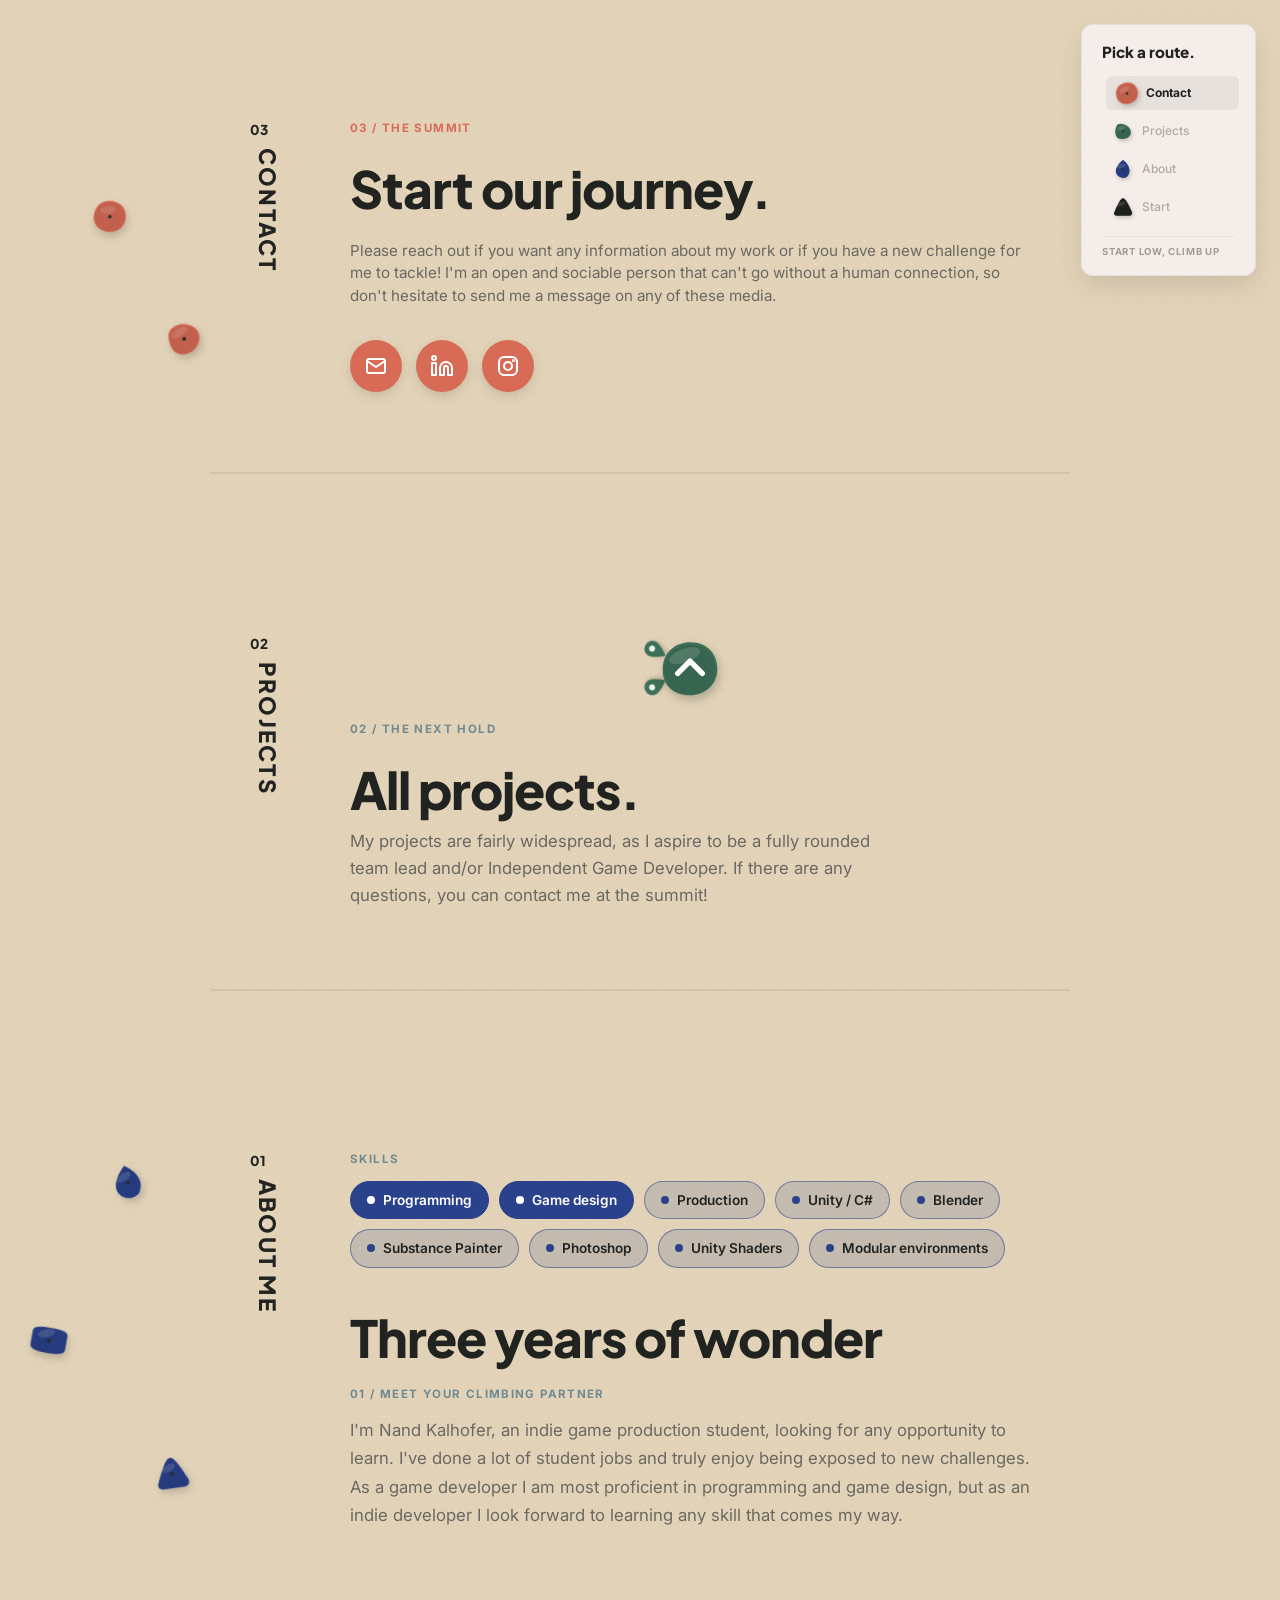
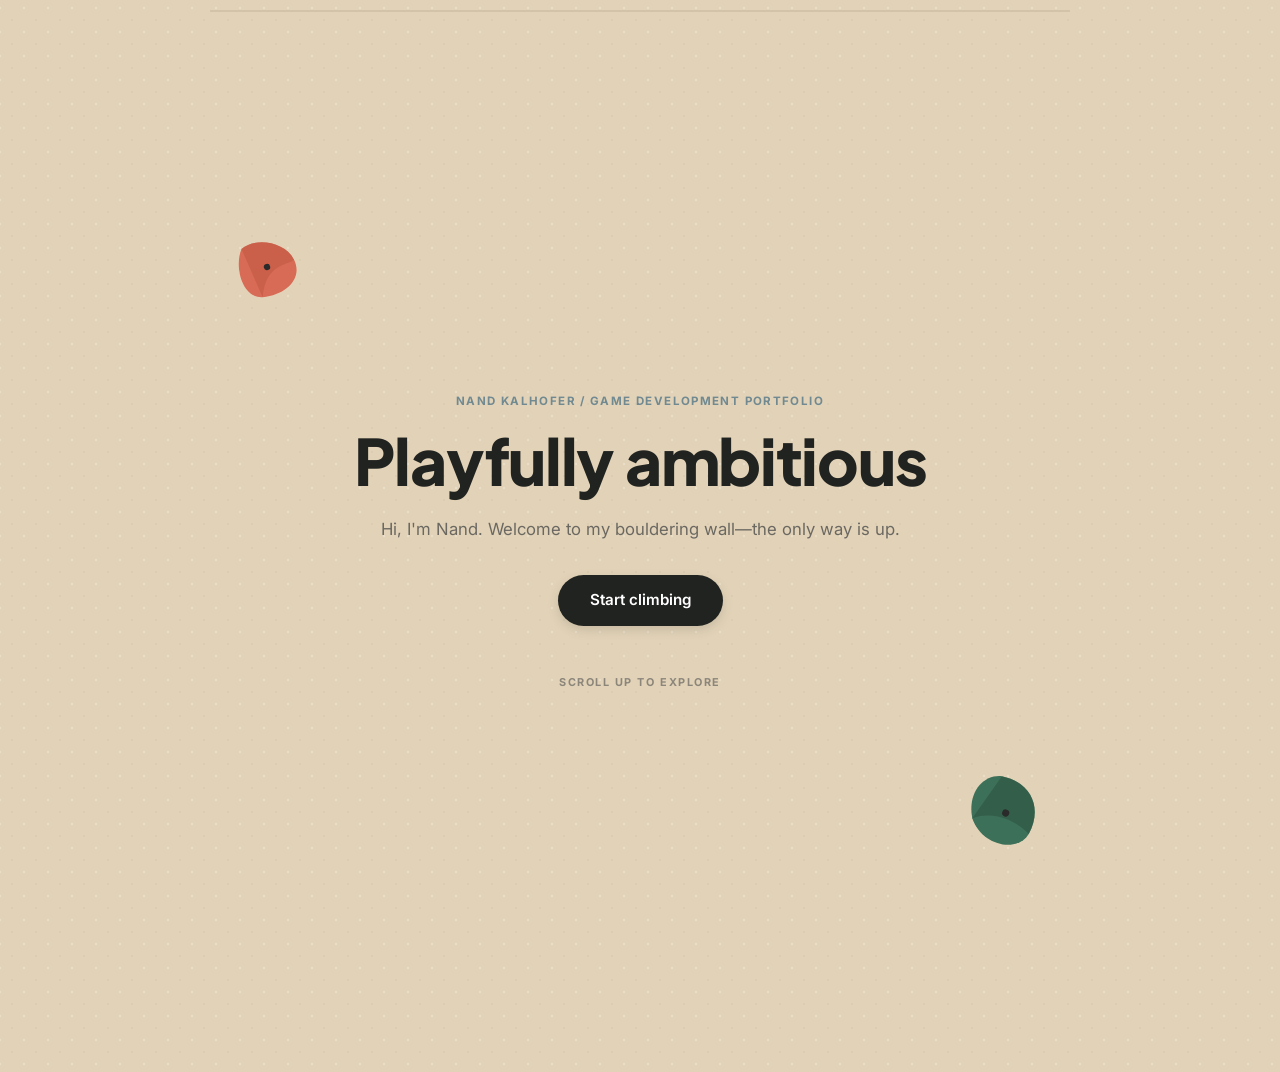
<file: index.html>
<!DOCTYPE html>
<html lang="en">
<head>
  <meta charset="UTF-8" />
  <meta name="viewport" content="width=device-width, initial-scale=1.0"/>
  <title>Nand Kalhofer — Game Development Portfolio</title>
  
  <!-- Google Fonts: Plus Jakarta Sans for headers & Inter for body -->
  <link rel="preconnect" href="https://fonts.googleapis.com">
  <link rel="preconnect" href="https://fonts.gstatic.com" crossorigin>
  <link href="https://fonts.googleapis.com/css2?family=Inter:wght@400;500;600&family=Plus+Jakarta+Sans:wght@700;800&display=swap" rel="stylesheet">
  
  <!-- Custom Stylesheet -->
  <link rel="stylesheet" href="style.css" />
</head>
<body>
  <svg width="0" height="0" style="position:absolute" aria-hidden="true"><defs><symbol id="hold-a" viewBox="0 0 100 100"><path d="M25,20 C45,10 80,25 85,50 C90,75 65,90 35,85 C10,80 10,40 25,20 Z" fill="currentColor"/><ellipse cx="42" cy="36" rx="20" ry="9" fill="#fff" opacity=".14" transform="rotate(-20 42 36)"/><path d="M25,20 C45,10 80,25 85,50 C90,75 65,90 35,85 C10,80 10,40 25,20 Z" fill="#000" opacity=".1" transform="translate(3 4) scale(.94)"/><circle cx="50" cy="52" r="4.5" fill="#2A2A2A"/></symbol><symbol id="hold-b" viewBox="0 0 100 100"><path d="M50,8 C78,30 90,58 70,84 C55,96 30,92 20,72 C10,50 30,25 50,8 Z" fill="currentColor"/><ellipse cx="42" cy="36" rx="20" ry="9" fill="#fff" opacity=".14" transform="rotate(-20 42 36)"/><path d="M50,8 C78,30 90,58 70,84 C55,96 30,92 20,72 C10,50 30,25 50,8 Z" fill="#000" opacity=".1" transform="translate(3 4) scale(.94)"/><circle cx="50" cy="52" r="4.5" fill="#2A2A2A"/></symbol><symbol id="hold-c" viewBox="0 0 100 100"><path d="M10,35 C10,25 20,22 50,22 C80,22 90,25 90,35 L90,65 C90,76 80,80 50,80 C20,80 10,76 10,65 Z" fill="currentColor"/><ellipse cx="42" cy="36" rx="20" ry="9" fill="#fff" opacity=".14" transform="rotate(-20 42 36)"/><path d="M10,35 C10,25 20,22 50,22 C80,22 90,25 90,35 L90,65 C90,76 80,80 50,80 C20,80 10,76 10,65 Z" fill="#000" opacity=".1" transform="translate(3 4) scale(.94)"/><circle cx="50" cy="52" r="4.5" fill="#2A2A2A"/></symbol><symbol id="hold-d" viewBox="0 0 100 100"><path d="M50,12 C80,12 92,35 90,55 C88,80 65,92 45,90 C20,88 8,70 10,48 C12,25 30,12 50,12 Z" fill="currentColor"/><ellipse cx="42" cy="36" rx="20" ry="9" fill="#fff" opacity=".14" transform="rotate(-20 42 36)"/><path d="M50,12 C80,12 92,35 90,55 C88,80 65,92 45,90 C20,88 8,70 10,48 C12,25 30,12 50,12 Z" fill="#000" opacity=".1" transform="translate(3 4) scale(.94)"/><circle cx="50" cy="52" r="4.5" fill="#2A2A2A"/></symbol><symbol id="hold-e" viewBox="0 0 100 100"><path d="M50,10 C58,10 66,18 90,70 C95,82 88,90 76,90 L24,90 C12,90 5,82 12,70 C34,18 42,10 50,10 Z" fill="currentColor"/><ellipse cx="42" cy="36" rx="20" ry="9" fill="#fff" opacity=".14" transform="rotate(-20 42 36)"/><path d="M50,10 C58,10 66,18 90,70 C95,82 88,90 76,90 L24,90 C12,90 5,82 12,70 C34,18 42,10 50,10 Z" fill="#000" opacity=".1" transform="translate(3 4) scale(.94)"/><circle cx="50" cy="52" r="4.5" fill="#2A2A2A"/></symbol><symbol id="hold-f" viewBox="0 0 100 100"><path d="M15,45 C15,20 45,12 65,22 C90,32 92,60 72,78 C55,92 30,90 20,72 C16,64 15,55 15,45 Z" fill="currentColor"/><ellipse cx="42" cy="36" rx="20" ry="9" fill="#fff" opacity=".14" transform="rotate(-20 42 36)"/><path d="M15,45 C15,20 45,12 65,22 C90,32 92,60 72,78 C55,92 30,90 20,72 C16,64 15,55 15,45 Z" fill="#000" opacity=".1" transform="translate(3 4) scale(.94)"/><circle cx="50" cy="52" r="4.5" fill="#2A2A2A"/></symbol><symbol id="hold-btn" viewBox="0 0 100 100"><path d="M50,12 C80,12 92,35 90,55 C88,80 65,92 45,90 C20,88 8,70 10,48 C12,25 30,12 50,12 Z" fill="currentColor"/><ellipse cx="42" cy="32" rx="24" ry="10" fill="#fff" opacity=".16" transform="rotate(-20 42 32)"/><path d="M50,12 C80,12 92,35 90,55 C88,80 65,92 45,90 C20,88 8,70 10,48 C12,25 30,12 50,12 Z" fill="#000" opacity=".1" transform="translate(3 4) scale(.94)"/></symbol><symbol id="waypoint" viewBox="0 0 24 32"><path d="M12 1C6 1 1.5 5.5 1.5 11.2c0 7.6 10.5 19.8 10.5 19.8s10.5-12.200 10.500-19.800C22.500 5.500 18 1 12 1z" fill="currentColor"/><circle cx="12" cy="11" r="4" fill="#fff" opacity=".9"/></symbol></defs></svg>


  <!-- Floating Route Selector Widget -->
  <aside class="route-selector" id="routeSelector">
    <div class="route-header">Pick a route.</div>
    <ul class="route-list">
      <li class="route-item" data-section="contact">
        <svg class="route-hold" viewBox="0 0 100 100" aria-hidden="true"><use href="#hold-d"/></svg>
        <span class="route-label">Contact</span>
      </li>
      <li class="route-item" data-section="projects">
        <svg class="route-hold" viewBox="0 0 100 100" aria-hidden="true"><use href="#hold-a"/></svg>
        <span class="route-label">Projects</span>
      </li>
      <li class="route-item" data-section="about">
        <svg class="route-hold" viewBox="0 0 100 100" aria-hidden="true"><use href="#hold-b"/></svg>
        <span class="route-label">About</span>
      </li>
      <li class="route-item active" data-section="hero">
        <svg class="route-hold" viewBox="0 0 100 100" aria-hidden="true"><use href="#hold-e"/></svg>
        <span class="route-label">Start</span>
      </li>
    </ul>
    <div class="route-footer">START LOW, CLIMB UP</div>
  </aside>

  <!-- MAIN SCROLLABLE CONTAINER -->
  <main class="main-wrapper">


    <!-- SECTION 4: CONTACT / TOP OUT -->
    <section class="chapter-section" id="contact">
      
      <!-- LEFT COLUMN: VERTICAL STICKY SIDEBAR -->
      <aside class="chapter-sidebar">
        <div class="chapter-sticky-wrapper">
          <span class="chapter-num">03</span>
          <h2 class="chapter-vertical-label">CONTACT</h2>
        </div>
      </aside>

      <div class="chapter-content">
        <div class="side-holds holds-orange outside" aria-hidden="true"><svg class="lhold" style="top:28%;--x:0.5;width:40px;height:40px;--r:12deg" viewBox="0 0 100 100"><use href="#hold-d"/></svg><svg class="lhold" style="top:72%;--x:0.9;width:44px;height:44px;--r:-10deg" viewBox="0 0 100 100"><use href="#hold-f"/></svg></div>

        
        <span class="section-tag section-tag-orange">03 / THE SUMMIT</span>
        <h2 class="contact-title">Start our journey.</h2>
        <p class="contact-desc">
          Please reach out if you want any information about my work or if you have a new challenge for me to tackle! I'm an open and sociable person that can't go without a human connection, so don't hesitate to send me a message on any of these media.
        </p>
        <div class="social-links">
          <a href="mailto:hello@nandkalhofer.com" class="social-link" aria-label="Email">
            <svg viewBox="0 0 24 24" aria-hidden="true"><rect x="3" y="5" width="18" height="14" rx="2"/><path d="M3 7l9 6 9-6"/></svg>
          </a>
          <a href="https://www.linkedin.com/in/nand-kalhöfer-43abb62a3" class="social-link" aria-label="LinkedIn" target="_blank" rel="noopener noreferrer">
            <svg viewBox="0 0 24 24" aria-hidden="true"><path d="M16 8a6 6 0 0 1 6 6v7h-4v-7a2 2 0 0 0-2-2 2 2 0 0 0-2 2v7h-4v-7a6 6 0 0 1 6-6z"/><rect x="2" y="9" width="4" height="12"/><circle cx="4" cy="4" r="2"/></svg>
          </a>
          <a href="https://www.instagram.com/manddeplant" class="social-link" aria-label="Instagram" target="_blank" rel="noopener noreferrer">
            <svg viewBox="0 0 24 24" aria-hidden="true"><rect x="3" y="3" width="18" height="18" rx="5"/><circle cx="12" cy="12" r="4"/><circle cx="17.5" cy="6.5" r="0.6"/></svg>
          </a>
        </div>

      </div>
    </section>


    <!-- SECTION 3: PROJECTS WALL -->
    <section class="chapter-section" id="projects">

      <aside class="chapter-sidebar">
        <div class="chapter-sticky-wrapper">
          <span class="chapter-num">02</span>
          <h2 class="chapter-vertical-label">PROJECTS</h2>
        </div>
      </aside>

      <div class="chapter-content">
        <div class="reveal" id="projects-panel">
          <div class="reveal-clip">
            <div class="reveal-inner">
              <div class="side-holds holds-green" aria-hidden="true"><svg class="lhold" style="top:1.5%;--x:0.7;width:42px;height:42px;--r:-12deg" viewBox="0 0 100 100"><use href="#hold-a"/></svg><svg class="lhold" style="top:19%;--x:0.25;width:38px;height:38px;--r:14deg" viewBox="0 0 100 100"><use href="#hold-e"/></svg><svg class="lhold" style="top:37%;--x:0.9;width:46px;height:46px;--r:-6deg" viewBox="0 0 100 100"><use href="#hold-c"/></svg><svg class="lhold" style="top:55%;--x:0.4;width:42px;height:42px;--r:18deg" viewBox="0 0 100 100"><use href="#hold-f"/></svg><svg class="lhold" style="top:73%;--x:0.15;width:40px;height:40px;--r:-16deg" viewBox="0 0 100 100"><use href="#hold-b"/></svg><svg class="lhold" style="top:91%;--x:0.75;width:38px;height:38px;--r:8deg" viewBox="0 0 100 100"><use href="#hold-d"/></svg></div>
        <div class="wall-grid">

          <!-- Project 4 (Right Tilt) 
          <div class="grid-row row-end">
            <a class="project-card card-tilt-right" href="game-design-prototypes.html">
              <div class="project-banner banner-green">
                <img src="https://nandkalhofer.github.io/NandKalhoferGameDevelopment/images/GameDesign_02.gif" alt="GAME DESIGN PROTOTYPES" class="banner-img" />
              </div>
              <div class="project-info">
                <span class="project-tag">04 / Unity C#, Game Design</span>
                <h3 class="project-name">GAME DESIGN PROTOTYPES</h3>
                <p class="project-desc">Replace with your game title, a short overview, your role, and a playable build or case study.</p>
              </div>
            </a>
          </div>-->

          <!-- Project 3 (Left Tilt) -->
          <div class="grid-row row-start">
            <a class="project-card card-tilt-left" href="clutch-patch.html">
              <div class="project-banner banner-deepgreen">
                <img src="https://nandkalhofer.github.io/NandKalhoferGameDevelopment/images/ClutchPatch.png" alt="Clutch Patch" class="project-img" />
              </div>
              <div class="project-info">
                <span class="project-tag">03 / Client Project, Game Design, Marketing</span>
                <h3 class="project-name">CLUTCH PATCH</h3>
                <p class="project-desc">What’s that?! A pimple, right before you have to go on stage at the biggest streamer event? Find the new pimple patches before a fan finds you! Sneak, hide and solve puzzles, all while your Twitch chat tries to help or sabotage your plans.</p>
              </div>
            </a>
          </div>

          <!-- Project 2 (Right Tilt) -->
          <div class="grid-row row-end">
            <a class="project-card card-tilt-right" href="animals-on-set.html">
              <div class="project-banner banner-darkgreen">
                <img src="https://nandkalhofer.github.io/NandKalhoferGameDevelopment/images/AnimalsOnSet_Screenshots/Group13_AnimalsOnSet_02.png" alt="Animals on Set" class="project-img" />
              </div>
              <div class="project-info">
                <span class="project-tag">02 / Unity, Game Design, Production</span>
                <h3 class="project-name">ANIMALS ON SET</h3>
                <p class="project-desc">You are the star! Make sure everyone knows and steal your friends’ spotlight in front of the camera. Grab the right outfit, get in frame and pose, but be careful because your rivals will try to punch their way to fame as well. In this chaotic, party game, there is only one rule; Out of frame, out of fame!</p>              
              </div>
            </a>
          </div>


          <!-- Project 1 (Left Tilt) -->
          <div class="grid-row row-start">
            <a class="project-card card-tilt-left" href="new-hope.html">
              <div class="project-banner">
                <img src="https://nandkalhofer.github.io/NandKalhoferGameDevelopment/images/Exam_01_Nand_Kalhofer.png" alt="NEW HOPE" class="project-img" />
              </div>
              <div class="project-info">
                <span class="project-tag">01 / Unity shaders, modular environments</span>
                <h3 class="project-name">NEW HOPE</h3>
                <p class="project-desc">After the fall of society, it only took a few months for nature to start reclaiming earth. However, in its cruelty, you can see some beauty, something the survivors will appreciate as they find their cities all dressed up by Mother Nature.</p>
              </div>
            </a>
          </div>
        </div>
            </div>
          </div>
        </div>

        <div class="route-marker">
          <svg class="pointer pointer-top" viewBox="0 0 24 32" aria-hidden="true"><use href="#waypoint"/></svg>
          <svg class="pointer pointer-bottom" viewBox="0 0 24 32" aria-hidden="true"><use href="#waypoint"/></svg>
          <button type="button" class="reveal-toggle" aria-expanded="false" aria-controls="projects-panel"
                  aria-label="Show projects" data-label-closed="Show projects" data-label-open="Hide projects">
            <svg viewBox="0 0 100 100" aria-hidden="true">
              <use href="#hold-btn"/>
              <path class="chev" d="M32 58 L50 40 L68 58"/>
            </svg>
          </button>
        </div>

        <div class="reveal-summary">
          <span class="section-tag">02 / THE NEXT HOLD</span>
          <h2 class="projects-title">All projects.</h2>
          <p>My projects are fairly widespread, as I aspire to be a fully rounded team lead and/or Independent Game Developer. If there are any questions, you can contact me at the summit!</p>
        </div>

        </div>
    </section>

    <!-- SECTION 2: ABOUT / CLIMBING PARTNER -->
    <section class="chapter-section" id="about">

      <aside class="chapter-sidebar">
        <div class="chapter-sticky-wrapper">
          <span class="chapter-num">01</span>
          <h2 class="chapter-vertical-label">ABOUT ME</h2>
        </div>
      </aside>

      <div class="chapter-content">
        <div class="side-holds holds-blue outside" aria-hidden="true"><svg class="lhold" style="top:3%;--x:0.6;width:40px;height:40px;--r:-14deg" viewBox="0 0 100 100"><use href="#hold-b"/></svg><svg class="lhold" style="top:44%;--x:0.15;width:44px;height:44px;--r:10deg" viewBox="0 0 100 100"><use href="#hold-c"/></svg><svg class="lhold" style="top:80%;--x:0.85;width:38px;height:38px;--r:-8deg" viewBox="0 0 100 100"><use href="#hold-e"/></svg></div>

        <div class="skills">
          <span class="section-tag">SKILLS</span>
          <ul class="skill-list">
            <li class="skill skill-main">Programming</li>
            <li class="skill skill-main">Game design</li>
            <li class="skill">Production</li>
            <li class="skill">Unity / C#</li>
            <li class="skill">Blender</li>
            <li class="skill">Substance Painter</li>
            <li class="skill">Photoshop</li>
            <li class="skill">Unity Shaders</li>
            <li class="skill">Modular environments</li>
          </ul>
        </div>

        <h2 class="about-title">Three years of wonder</h2>
        <span class="section-tag">01 / MEET YOUR CLIMBING PARTNER</span>
        <p class="about-text">
            I'm Nand Kalhofer, an indie game production student, looking for any opportunity to learn. I've done a lot of student jobs and truly enjoy being exposed to new challenges. As a game developer I am most proficient in programming and game design, but as an indie developer I look forward to learning any skill that comes my way.
          </p>
      </div>
    </section>


    <!-- SECTION 1: HERO (Welcome / Base of Wall) -->
    <section class="hero-section" id="hero">
      <span class="section-tag">NAND KALHOFER / GAME DEVELOPMENT PORTFOLIO</span>
      <h1 class="hero-title">Playfully ambitious</h1>
      <p class="hero-subtitle">
        Hi, I'm Nand. Welcome to my bouldering wall—the only way is up.
      </p>
      <a href="#about" class="btn btn-teal">Start climbing</a>
      <div class="hero-footnote">SCROLL UP TO EXPLORE</div>

      <!-- Organic SVG Holds -->
      <svg class="hold hold-hero-left" viewBox="0 0 100 100">
        <path d="M25,20 C45,10 80,25 85,50 C90,75 65,90 35,85 C10,80 10,40 25,20 Z" fill="#D86B56" />
        <path d="M25,20 C45,10 80,25 85,50 C75,55 50,45 35,85" fill="#C25743" opacity="0.6" />
        <circle cx="50" cy="50" r="4" fill="#2A2A2A" />
      </svg>

      <svg class="hold hold-hero-right" viewBox="0 0 100 100">
        <path d="M30,15 C65,10 85,35 80,65 C75,90 35,95 15,70 C0,45 10,20 30,15 Z" fill="#3D7058" />
        <path d="M30,15 C65,10 85,35 80,65 C70,60 40,50 15,70" fill="#2D5442" opacity="0.6" />
        <circle cx="48" cy="52" r="4" fill="#2A2A2A" />
      </svg>
    </section>

  </main>

  <script>
    const routeItems = document.querySelectorAll('.route-item');
    const sections = document.querySelectorAll('section[id]');

    // 1. Highlight current section as user scrolls
    const observerOptions = {
      root: null,
      rootMargin: '-30% 0px -40% 0px', // Triggers when section enters middle viewport area
      threshold: 0
    };

    const observer = new IntersectionObserver((entries) => {
      entries.forEach(entry => {
        if (entry.isIntersecting) {
          const activeId = entry.target.getAttribute('id');

          routeItems.forEach(item => {
            if (item.getAttribute('data-section') === activeId) {
              item.classList.add('active');
            } else {
              item.classList.remove('active');
            }
          });
        }
      });
    }, observerOptions);

    sections.forEach(section => observer.observe(section));

    // 2. Smooth scroll to section when clicking a route item
    routeItems.forEach(item => {
      item.addEventListener('click', () => {
        const targetId = item.getAttribute('data-section');
        const targetSection = document.getElementById(targetId);
        
        if (targetSection) {
          targetSection.scrollIntoView({ behavior: 'smooth' });
        }
      });
    });

    // 3. Fold-out chapters: content grows upward from the button
    document.querySelectorAll('.reveal-toggle').forEach(btn => {
      const panel = document.getElementById(btn.getAttribute('aria-controls'));

      btn.addEventListener('click', () => {
        const open = !panel.classList.contains('open');
        const startTop = btn.getBoundingClientRect().top;

        panel.classList.toggle('open', open);
        btn.setAttribute('aria-expanded', open);
        btn.classList.toggle('is-open', open);
        btn.setAttribute('aria-label', open ? btn.dataset.labelOpen : btn.dataset.labelClosed);

        // Keep the button pinned in the viewport while the panel grows/shrinks above it
        const end = performance.now() + 900;
        (function follow(now) {
          const delta = btn.getBoundingClientRect().top - startTop;
          if (delta) window.scrollBy({ top: delta, behavior: 'instant' });
          if (now < end) requestAnimationFrame(follow);
        })(performance.now());
      });
    });
    // 4. Spread the side holds across the empty margin left of each chapter
    function layoutHolds() {
      document.querySelectorAll('.chapter-section').forEach(sec => {
        const content = sec.querySelector('.chapter-content');
        const side = sec.querySelector('.chapter-sidebar');
        if (!content || !side) return;
        const free = side.getBoundingClientRect().left - 70;   // keep clear of the vertical label
        const room = free >= 80 && window.innerWidth > 768;
        sec.style.setProperty('--left-space', room ? content.getBoundingClientRect().left + 'px' : '48px');
        sec.style.setProperty('--free', room ? free + 'px' : '0px');
      });
    }
    layoutHolds();
    window.addEventListener('load', layoutHolds);
    window.addEventListener('resize', layoutHolds);
    if (document.fonts) document.fonts.ready.then(layoutHolds);
    // 5. Start at the bottom of the wall (the hero), unless the link points at a section
    if ('scrollRestoration' in history) history.scrollRestoration = 'manual';
    let userScrolled = false;
    ['wheel', 'touchstart', 'keydown'].forEach(e => window.addEventListener(e, () => userScrolled = true, { passive: true, once: true }));

    function startAtBottom() {
      if (location.hash || userScrolled) return;
      window.scrollTo({ top: document.documentElement.scrollHeight, behavior: 'instant' });
    }
    startAtBottom();
    window.addEventListener('load', startAtBottom);
  </script>
</body>
</html>
</file>
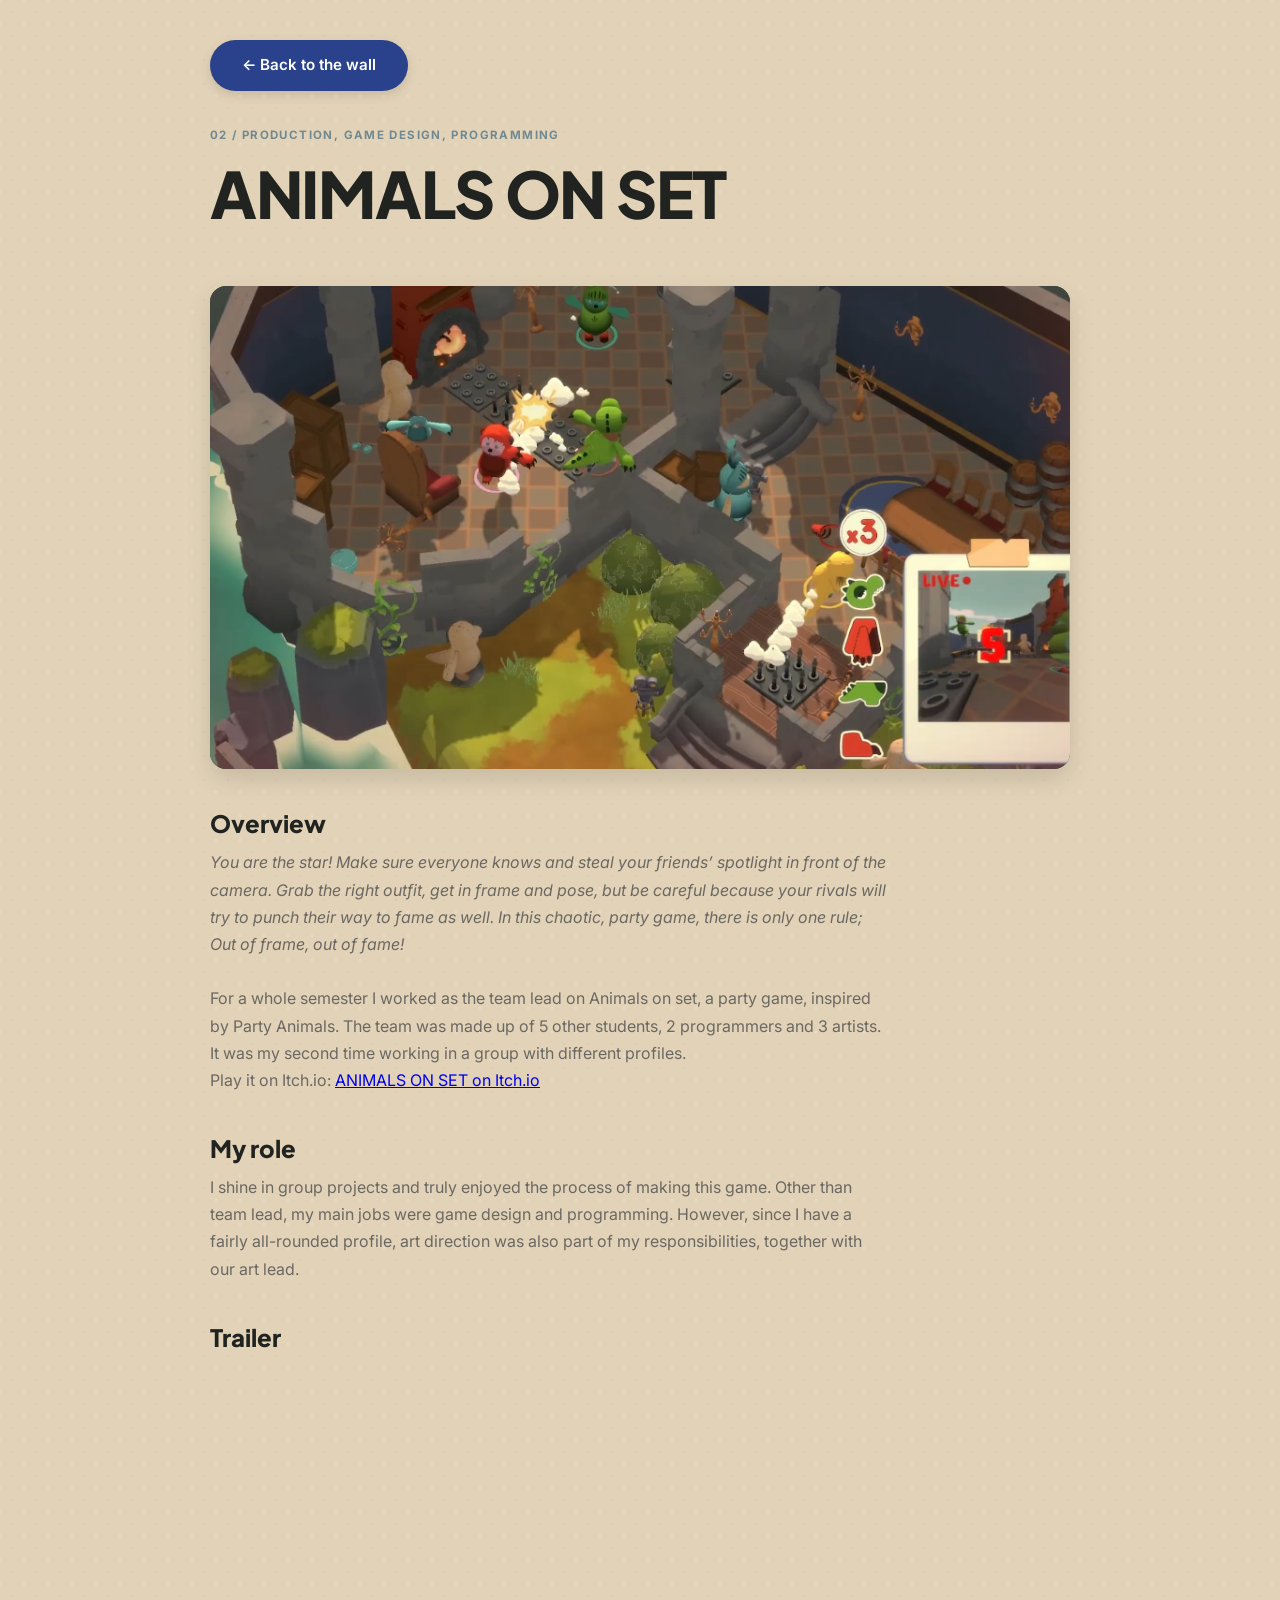
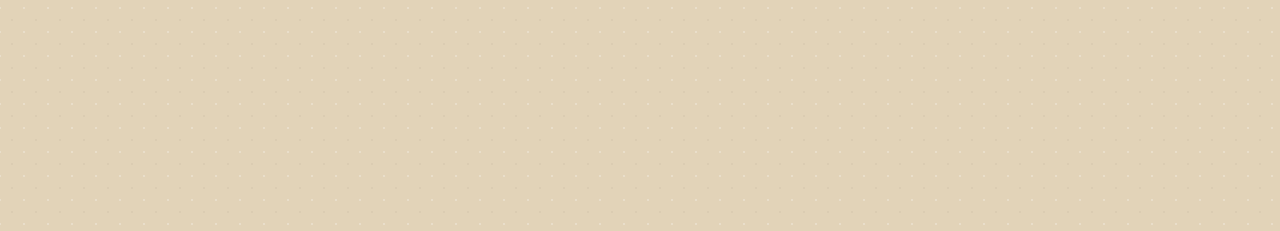
<file: animals-on-set.html>
<!DOCTYPE html>
<html lang="en">
<head>
  <meta charset="UTF-8" />
  <meta name="viewport" content="width=device-width, initial-scale=1.0" />
  <title>ANIMALS ON SET — Nand Kalhofer</title>
  <link rel="preconnect" href="https://fonts.googleapis.com">
  <link rel="preconnect" href="https://fonts.gstatic.com" crossorigin>
  <link href="https://fonts.googleapis.com/css2?family=Inter:wght@400;500;600&family=Plus+Jakarta+Sans:wght@700;800&display=swap" rel="stylesheet">
  <link rel="stylesheet" href="style.css" />
</head>
<body>
  <main class="main-wrapper project-page">
    <a href="index.html#projects" class="btn btn-teal">&larr; Back to the wall</a>
    
    <header>
      <span class="section-tag">02 / Production, Game Design, Programming</span>
      <h1 class="hero-title">ANIMALS ON SET</h1>
    </header>

    <div class="page-banner banner-darkgreen">
      <img src="https://nandkalhofer.github.io/NandKalhoferGameDevelopment/images/AnimalsOnSet_Screenshots/Group13_AnimalsOnSet_02.png" alt="Animals on Set" class="project-img" />
    </div>

    <section class="page-block">
      <h2>Overview</h2>
      <p>
        <i>You are the star! Make sure everyone knows and steal your friends’ spotlight in front of the camera. Grab the right outfit, get in frame and pose, but be careful because your rivals will try to punch their way to fame as well. In this chaotic, party game, there is only one rule; Out of frame, out of fame!</i>
      </p>
      <p><br>For a whole semester I worked as the team lead on Animals on set, a party game, inspired by Party Animals. The team was made up of 5 other students, 2 programmers and 3 artists. It was my second time working in a group with different profiles. </p>
      <p>Play it on Itch.io: <a href="https://bartholomeus666.itch.io/animals-on-set" target="_blank" rel="noopener noreferrer">ANIMALS ON SET on Itch.io</a></p>
    </section>

    <section class="page-block">
      <h2>My role</h2>
      <p>I shine in group projects and truly enjoyed the process of making this game. Other than team lead, my main jobs were game design and programming. However, since I have a fairly all-rounded profile, art direction was also part of my responsibilities, together with our art lead.</p>
    </section>

    <section class="page-block">
      <h2>Trailer</h2>
      <iframe class="page-video"
        src="https://www.youtube.com/embed/2S03v75N4dM"
        title="ANIMALS ON SET trailer" loading="lazy" allowfullscreen>
      </iframe>
    </section>
  </main>
</body>
</html>
</file>
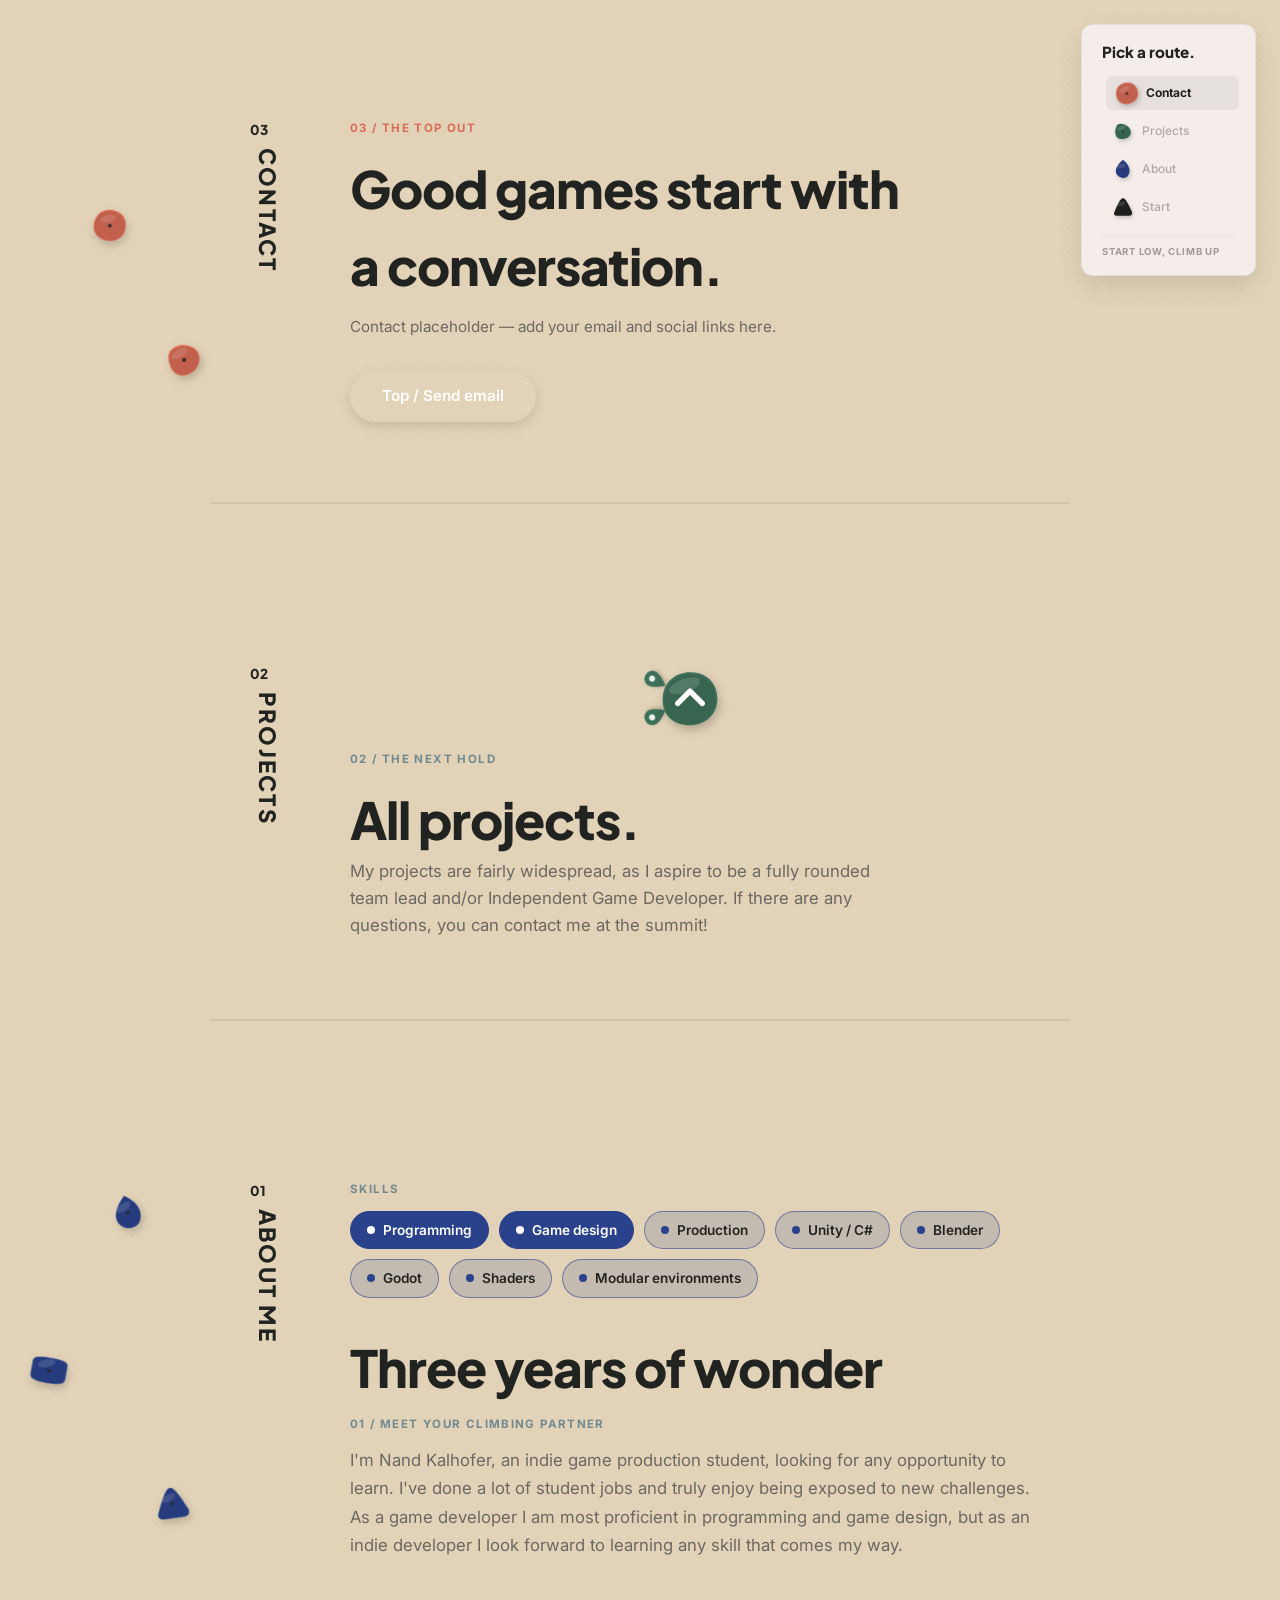
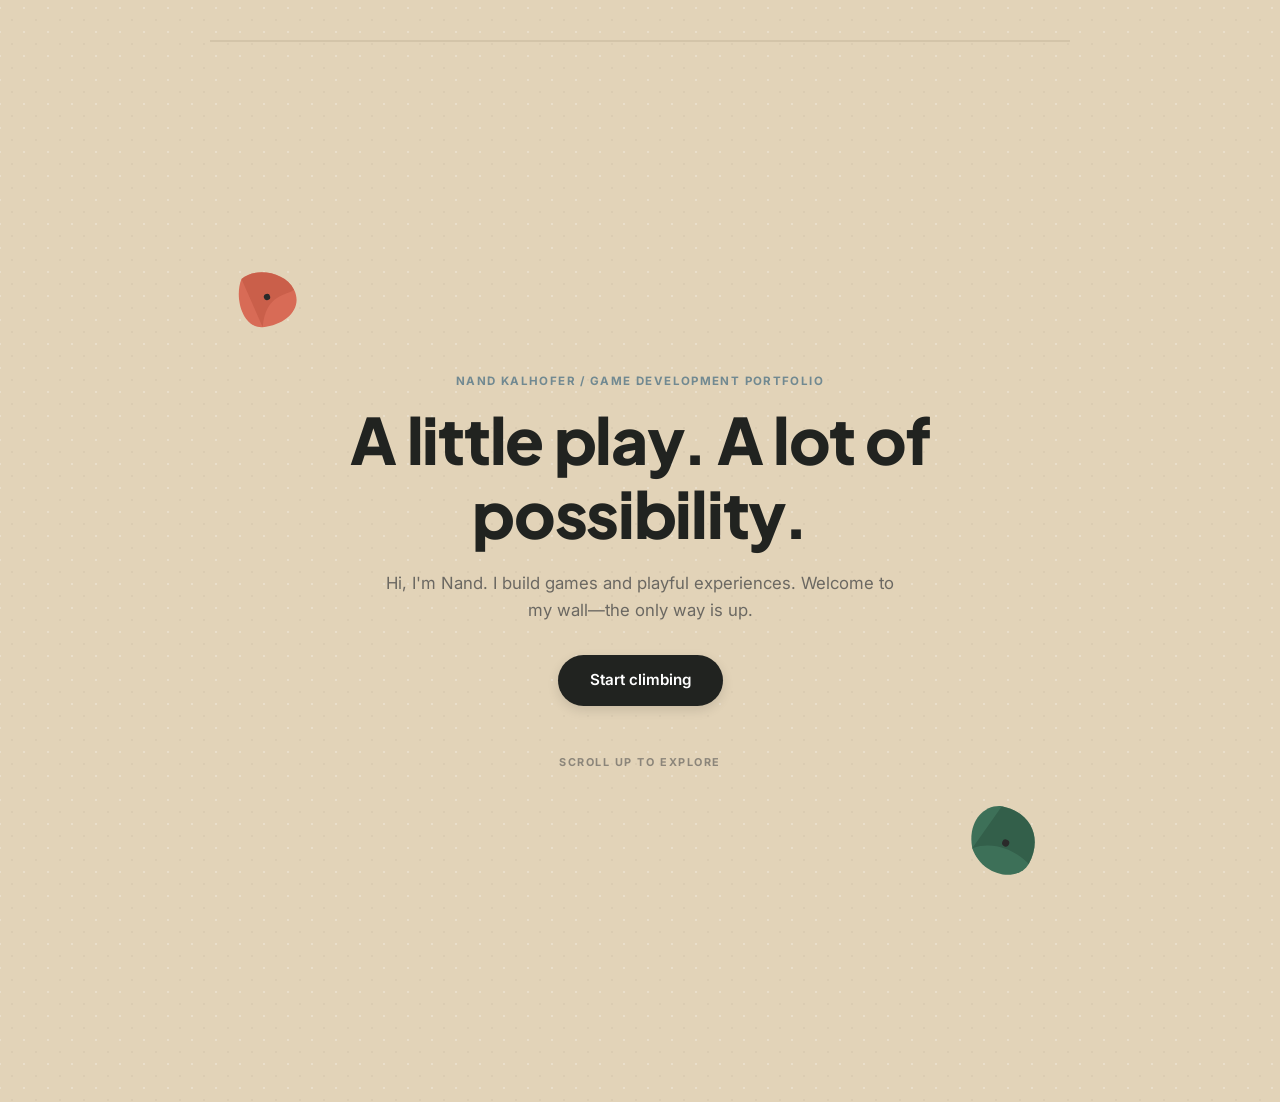
<file: climbing_wall_game_dev_portfolio.html>
<!DOCTYPE html>
<html lang="en">
<head>
  <meta charset="UTF-8" />
  <meta name="viewport" content="width=device-width, initial-scale=1.0"/>
  <title>Nand Kalhofer — Game Development Portfolio</title>
  
  <!-- Google Fonts: Plus Jakarta Sans for headers & Inter for body -->
  <link rel="preconnect" href="https://fonts.googleapis.com">
  <link rel="preconnect" href="https://fonts.gstatic.com" crossorigin>
  <link href="https://fonts.googleapis.com/css2?family=Inter:wght@400;500;600&family=Plus+Jakarta+Sans:wght@700;800&display=swap" rel="stylesheet">
  
  <!-- Custom Stylesheet -->
  <link rel="stylesheet" href="style.css" />
</head>
<body>
  <svg width="0" height="0" style="position:absolute" aria-hidden="true"><defs><symbol id="hold-a" viewBox="0 0 100 100"><path d="M25,20 C45,10 80,25 85,50 C90,75 65,90 35,85 C10,80 10,40 25,20 Z" fill="currentColor"/><ellipse cx="42" cy="36" rx="20" ry="9" fill="#fff" opacity=".14" transform="rotate(-20 42 36)"/><path d="M25,20 C45,10 80,25 85,50 C90,75 65,90 35,85 C10,80 10,40 25,20 Z" fill="#000" opacity=".1" transform="translate(3 4) scale(.94)"/><circle cx="50" cy="52" r="4.5" fill="#2A2A2A"/></symbol><symbol id="hold-b" viewBox="0 0 100 100"><path d="M50,8 C78,30 90,58 70,84 C55,96 30,92 20,72 C10,50 30,25 50,8 Z" fill="currentColor"/><ellipse cx="42" cy="36" rx="20" ry="9" fill="#fff" opacity=".14" transform="rotate(-20 42 36)"/><path d="M50,8 C78,30 90,58 70,84 C55,96 30,92 20,72 C10,50 30,25 50,8 Z" fill="#000" opacity=".1" transform="translate(3 4) scale(.94)"/><circle cx="50" cy="52" r="4.5" fill="#2A2A2A"/></symbol><symbol id="hold-c" viewBox="0 0 100 100"><path d="M10,35 C10,25 20,22 50,22 C80,22 90,25 90,35 L90,65 C90,76 80,80 50,80 C20,80 10,76 10,65 Z" fill="currentColor"/><ellipse cx="42" cy="36" rx="20" ry="9" fill="#fff" opacity=".14" transform="rotate(-20 42 36)"/><path d="M10,35 C10,25 20,22 50,22 C80,22 90,25 90,35 L90,65 C90,76 80,80 50,80 C20,80 10,76 10,65 Z" fill="#000" opacity=".1" transform="translate(3 4) scale(.94)"/><circle cx="50" cy="52" r="4.5" fill="#2A2A2A"/></symbol><symbol id="hold-d" viewBox="0 0 100 100"><path d="M50,12 C80,12 92,35 90,55 C88,80 65,92 45,90 C20,88 8,70 10,48 C12,25 30,12 50,12 Z" fill="currentColor"/><ellipse cx="42" cy="36" rx="20" ry="9" fill="#fff" opacity=".14" transform="rotate(-20 42 36)"/><path d="M50,12 C80,12 92,35 90,55 C88,80 65,92 45,90 C20,88 8,70 10,48 C12,25 30,12 50,12 Z" fill="#000" opacity=".1" transform="translate(3 4) scale(.94)"/><circle cx="50" cy="52" r="4.5" fill="#2A2A2A"/></symbol><symbol id="hold-e" viewBox="0 0 100 100"><path d="M50,10 C58,10 66,18 90,70 C95,82 88,90 76,90 L24,90 C12,90 5,82 12,70 C34,18 42,10 50,10 Z" fill="currentColor"/><ellipse cx="42" cy="36" rx="20" ry="9" fill="#fff" opacity=".14" transform="rotate(-20 42 36)"/><path d="M50,10 C58,10 66,18 90,70 C95,82 88,90 76,90 L24,90 C12,90 5,82 12,70 C34,18 42,10 50,10 Z" fill="#000" opacity=".1" transform="translate(3 4) scale(.94)"/><circle cx="50" cy="52" r="4.5" fill="#2A2A2A"/></symbol><symbol id="hold-f" viewBox="0 0 100 100"><path d="M15,45 C15,20 45,12 65,22 C90,32 92,60 72,78 C55,92 30,90 20,72 C16,64 15,55 15,45 Z" fill="currentColor"/><ellipse cx="42" cy="36" rx="20" ry="9" fill="#fff" opacity=".14" transform="rotate(-20 42 36)"/><path d="M15,45 C15,20 45,12 65,22 C90,32 92,60 72,78 C55,92 30,90 20,72 C16,64 15,55 15,45 Z" fill="#000" opacity=".1" transform="translate(3 4) scale(.94)"/><circle cx="50" cy="52" r="4.5" fill="#2A2A2A"/></symbol><symbol id="hold-btn" viewBox="0 0 100 100"><path d="M50,12 C80,12 92,35 90,55 C88,80 65,92 45,90 C20,88 8,70 10,48 C12,25 30,12 50,12 Z" fill="currentColor"/><ellipse cx="42" cy="32" rx="24" ry="10" fill="#fff" opacity=".16" transform="rotate(-20 42 32)"/><path d="M50,12 C80,12 92,35 90,55 C88,80 65,92 45,90 C20,88 8,70 10,48 C12,25 30,12 50,12 Z" fill="#000" opacity=".1" transform="translate(3 4) scale(.94)"/></symbol><symbol id="waypoint" viewBox="0 0 24 32"><path d="M12 1C6 1 1.5 5.5 1.5 11.2c0 7.6 10.5 19.8 10.5 19.8s10.5-12.200 10.500-19.800C22.500 5.500 18 1 12 1z" fill="currentColor"/><circle cx="12" cy="11" r="4" fill="#fff" opacity=".9"/></symbol></defs></svg>


  <!-- Floating Route Selector Widget -->
  <aside class="route-selector" id="routeSelector">
    <div class="route-header">Pick a route.</div>
    <ul class="route-list">
      <li class="route-item" data-section="contact">
        <svg class="route-hold" viewBox="0 0 100 100" aria-hidden="true"><use href="#hold-d"/></svg>
        <span class="route-label">Contact</span>
      </li>
      <li class="route-item" data-section="projects">
        <svg class="route-hold" viewBox="0 0 100 100" aria-hidden="true"><use href="#hold-a"/></svg>
        <span class="route-label">Projects</span>
      </li>
      <li class="route-item" data-section="about">
        <svg class="route-hold" viewBox="0 0 100 100" aria-hidden="true"><use href="#hold-b"/></svg>
        <span class="route-label">About</span>
      </li>
      <li class="route-item active" data-section="hero">
        <svg class="route-hold" viewBox="0 0 100 100" aria-hidden="true"><use href="#hold-e"/></svg>
        <span class="route-label">Start</span>
      </li>
    </ul>
    <div class="route-footer">START LOW, CLIMB UP</div>
  </aside>

  <!-- MAIN SCROLLABLE CONTAINER -->
  <main class="main-wrapper">


    <!-- SECTION 4: CONTACT / TOP OUT -->
    <section class="chapter-section" id="contact">
      
      <!-- LEFT COLUMN: VERTICAL STICKY SIDEBAR -->
      <aside class="chapter-sidebar">
        <div class="chapter-sticky-wrapper">
          <span class="chapter-num">03</span>
          <h2 class="chapter-vertical-label">CONTACT</h2>
        </div>
      </aside>

      <div class="chapter-content">
        <div class="side-holds holds-orange outside" aria-hidden="true"><svg class="lhold" style="top:28%;--x:0.5;width:40px;height:40px;--r:12deg" viewBox="0 0 100 100"><use href="#hold-d"/></svg><svg class="lhold" style="top:72%;--x:0.9;width:44px;height:44px;--r:-10deg" viewBox="0 0 100 100"><use href="#hold-f"/></svg></div>

        
        <span class="section-tag section-tag-orange">03 / THE TOP OUT</span>
        <h2 class="contact-title">Good games start with a conversation.</h2>
        <p class="contact-desc">
          Contact placeholder — add your email and social links here.
        </p>
        <a href="mailto:hello@nandkalhofer.com" class="btn btn-orange">Top / Send email</a>

      </div>
    </section>


    <!-- SECTION 3: PROJECTS WALL -->
    <section class="chapter-section" id="projects">

      <aside class="chapter-sidebar">
        <div class="chapter-sticky-wrapper">
          <span class="chapter-num">02</span>
          <h2 class="chapter-vertical-label">PROJECTS</h2>
        </div>
      </aside>

      <div class="chapter-content">
        <div class="reveal" id="projects-panel">
          <div class="reveal-clip">
            <div class="reveal-inner">
              <div class="side-holds holds-green" aria-hidden="true"><svg class="lhold" style="top:1.5%;--x:0.7;width:42px;height:42px;--r:-12deg" viewBox="0 0 100 100"><use href="#hold-a"/></svg><svg class="lhold" style="top:19%;--x:0.25;width:38px;height:38px;--r:14deg" viewBox="0 0 100 100"><use href="#hold-e"/></svg><svg class="lhold" style="top:37%;--x:0.9;width:46px;height:46px;--r:-6deg" viewBox="0 0 100 100"><use href="#hold-c"/></svg><svg class="lhold" style="top:55%;--x:0.4;width:42px;height:42px;--r:18deg" viewBox="0 0 100 100"><use href="#hold-f"/></svg><svg class="lhold" style="top:73%;--x:0.15;width:40px;height:40px;--r:-16deg" viewBox="0 0 100 100"><use href="#hold-b"/></svg><svg class="lhold" style="top:91%;--x:0.75;width:38px;height:38px;--r:8deg" viewBox="0 0 100 100"><use href="#hold-d"/></svg></div>
        <div class="wall-grid">

          <!-- Project 5 (Left Tilt) -->
          <div class="grid-row row-start">
            <a class="project-card card-tilt-left" href="your-sixth-project.html">
              <div class="project-banner banner-darkestgreen">
                <div class="banner-text">SMALL IDEA. BIG FEELING.</div>
              </div>
              <div class="project-info">
                <span class="project-tag">05 / PROJECT PLACEHOLDER</span>
                <h3 class="project-name">Your sixth project</h3>
                <p class="project-desc">A space for another game, a jam entry, or an experiment. Add your contribution and what you learned.</p>
              </div>
            </a>
          </div>

          <!-- Intermediate Hold -->
          <div class="hold-spacer flex-end">
            <svg class="hold-inline" viewBox="0 0 100 100">
              <path d="M30,20 C60,15 85,30 80,60 C75,85 40,85 20,65 C5,45 10,25 30,20 Z" fill="#3D7058" />
              <circle cx="50" cy="50" r="4" fill="#111" />
            </svg>
          </div>

          <!-- Project 4 (Right Tilt) -->
          <div class="grid-row row-end">
            <a class="project-card card-tilt-right" href="your-fifth-project.html">
              <div class="project-banner banner-green">
                <div class="banner-text">YOUR NEXT WORLD</div>
              </div>
              <div class="project-info">
                <span class="project-tag">04 / PROJECT PLACEHOLDER</span>
                <h3 class="project-name">Your fifth project</h3>
                <p class="project-desc">Replace with your game title, a short overview, your role, and a playable build or case study.</p>
              </div>
            </a>
          </div>

          <!-- Intermediate Hold -->
          <div class="hold-spacer flex-start">
            <svg class="hold-inline" viewBox="0 0 100 100">
              <path d="M25,25 C60,15 85,30 75,70 C65,90 30,85 15,60 C5,40 10,30 25,25 Z" fill="#5E8C98" />
              <circle cx="48" cy="48" r="4" fill="#111" />
            </svg>
          </div>

          <!-- Project 3 (Left Tilt) -->
          <div class="grid-row row-start">
            <a class="project-card card-tilt-left" href="clutch-patch.html">
              <div class="project-banner banner-deepgreen">
                <img src="images/ClutchPatch.png" alt="Clutch Patch" class="project-img" />
              </div>
              <div class="project-info">
                <span class="project-tag">03 / Client Project, Game Design, Marketing</span>
                <h3 class="project-name">CLUTCH PATCH</h3>
                <p class="project-desc">What’s that?! A pimple, right before you have to go on stage at the biggest streamer event? Find the new pimple patches before a fan finds you! Sneak, hide and solve puzzles, all while your Twitch chat tries to help or sabotage your plans.</p>
              </div>
            </a>
          </div>

          <!-- Intermediate Hold -->
          <div class="hold-spacer flex-center">
            <svg class="hold-inline" viewBox="0 0 100 100">
              <path d="M20,30 C50,10 80,20 85,55 C90,80 55,90 25,80 C5,70 0,45 20,30 Z" fill="#D86B56" />
              <circle cx="45" cy="50" r="4" fill="#111" />
            </svg>
          </div>

          <!-- Project 2 (Right Tilt) -->
          <div class="grid-row row-end">
            <a class="project-card card-tilt-right" href="animals-on-set.html">
              <div class="project-banner banner-darkgreen">
                <img src="images/AnimalsOnSet_Screenshots/Group13_AnimalsOnSet_02.png" alt="Animals on Set" class="project-img" />
              </div>
              <div class="project-info">
                <span class="project-tag">02 / Unity, Game Design, Production</span>
                <h3 class="project-name">ANIMALS ON SET</h3>
                <p class="project-desc">You are the star! Make sure everyone knows and steal your friends’ spotlight in front of the camera. Grab the right outfit, get in frame and pose, but be careful because your rivals will try to punch their way to fame as well. In this chaotic, party game, there is only one rule; Out of frame, out of fame!</p>              
              </div>
            </a>
          </div>


          <!-- Project 1 (Left Tilt) -->
          <div class="grid-row row-start">
            <a class="project-card card-tilt-left" href="new-hope.html">
              <div class="project-banner">
                <img src="images/Exam_01_Nand_Kalhofer.png" alt="NEW HOPE" class="project-img" />
              </div>
              <div class="project-info">
                <span class="project-tag">01 / Unity shaders, modular environments</span>
                <h3 class="project-name">NEW HOPE</h3>
                <p class="project-desc">FILL IN: A space for another game, a jam entry, or an experiment. Add your contribution and what you learned.</p>
              </div>
            </a>
          </div>
        </div>
            </div>
          </div>
        </div>

        <div class="route-marker">
          <svg class="pointer pointer-top" viewBox="0 0 24 32" aria-hidden="true"><use href="#waypoint"/></svg>
          <svg class="pointer pointer-bottom" viewBox="0 0 24 32" aria-hidden="true"><use href="#waypoint"/></svg>
          <button type="button" class="reveal-toggle" aria-expanded="false" aria-controls="projects-panel"
                  aria-label="Show projects" data-label-closed="Show projects" data-label-open="Hide projects">
            <svg viewBox="0 0 100 100" aria-hidden="true">
              <use href="#hold-btn"/>
              <path class="chev" d="M32 58 L50 40 L68 58"/>
            </svg>
          </button>
        </div>

        <div class="reveal-summary">
          <span class="section-tag">02 / THE NEXT HOLD</span>
          <h2 class="projects-title">All projects.</h2>
          <p>My projects are fairly widespread, as I aspire to be a fully rounded team lead and/or Independent Game Developer. If there are any questions, you can contact me at the summit!</p>
        </div>

        </div>
    </section>

    <!-- SECTION 2: ABOUT / CLIMBING PARTNER -->
    <section class="chapter-section" id="about">

      <aside class="chapter-sidebar">
        <div class="chapter-sticky-wrapper">
          <span class="chapter-num">01</span>
          <h2 class="chapter-vertical-label">ABOUT ME</h2>
        </div>
      </aside>

      <div class="chapter-content">
        <div class="side-holds holds-blue outside" aria-hidden="true"><svg class="lhold" style="top:3%;--x:0.6;width:40px;height:40px;--r:-14deg" viewBox="0 0 100 100"><use href="#hold-b"/></svg><svg class="lhold" style="top:44%;--x:0.15;width:44px;height:44px;--r:10deg" viewBox="0 0 100 100"><use href="#hold-c"/></svg><svg class="lhold" style="top:80%;--x:0.85;width:38px;height:38px;--r:-8deg" viewBox="0 0 100 100"><use href="#hold-e"/></svg></div>

        <div class="skills">
          <span class="section-tag">SKILLS</span>
          <ul class="skill-list">
            <li class="skill skill-main">Programming</li>
            <li class="skill skill-main">Game design</li>
            <li class="skill">Production</li>
            <li class="skill">Unity / C#</li>
            <li class="skill">Blender</li>
            <li class="skill">Godot</li>
            <li class="skill">Shaders</li>
            <li class="skill">Modular environments</li>
          </ul>
        </div>

        <h2 class="about-title">Three years of wonder</h2>
        <span class="section-tag">01 / MEET YOUR CLIMBING PARTNER</span>
        <p class="about-text">
            I'm Nand Kalhofer, an indie game production student, looking for any opportunity to learn. I've done a lot of student jobs and truly enjoy being exposed to new challenges. As a game developer I am most proficient in programming and game design, but as an indie developer I look forward to learning any skill that comes my way.
          </p>
      </div>
    </section>


    <!-- SECTION 1: HERO (Welcome / Base of Wall) -->
    <section class="hero-section" id="hero">
      <span class="section-tag">NAND KALHOFER / GAME DEVELOPMENT PORTFOLIO</span>
      <h1 class="hero-title">A little play. A lot of possibility.</h1>
      <p class="hero-subtitle">
        Hi, I'm Nand. I build games and playful experiences. Welcome to my wall—the only way is up.
      </p>
      <a href="#about" class="btn btn-teal">Start climbing</a>
      <div class="hero-footnote">SCROLL UP TO EXPLORE</div>

      <!-- Organic SVG Holds -->
      <svg class="hold hold-hero-left" viewBox="0 0 100 100">
        <path d="M25,20 C45,10 80,25 85,50 C90,75 65,90 35,85 C10,80 10,40 25,20 Z" fill="#D86B56" />
        <path d="M25,20 C45,10 80,25 85,50 C75,55 50,45 35,85" fill="#C25743" opacity="0.6" />
        <circle cx="50" cy="50" r="4" fill="#2A2A2A" />
      </svg>

      <svg class="hold hold-hero-right" viewBox="0 0 100 100">
        <path d="M30,15 C65,10 85,35 80,65 C75,90 35,95 15,70 C0,45 10,20 30,15 Z" fill="#3D7058" />
        <path d="M30,15 C65,10 85,35 80,65 C70,60 40,50 15,70" fill="#2D5442" opacity="0.6" />
        <circle cx="48" cy="52" r="4" fill="#2A2A2A" />
      </svg>
    </section>

  </main>

  <script>
    const routeItems = document.querySelectorAll('.route-item');
    const sections = document.querySelectorAll('section[id]');

    // 1. Highlight current section as user scrolls
    const observerOptions = {
      root: null,
      rootMargin: '-30% 0px -40% 0px', // Triggers when section enters middle viewport area
      threshold: 0
    };

    const observer = new IntersectionObserver((entries) => {
      entries.forEach(entry => {
        if (entry.isIntersecting) {
          const activeId = entry.target.getAttribute('id');

          routeItems.forEach(item => {
            if (item.getAttribute('data-section') === activeId) {
              item.classList.add('active');
            } else {
              item.classList.remove('active');
            }
          });
        }
      });
    }, observerOptions);

    sections.forEach(section => observer.observe(section));

    // 2. Smooth scroll to section when clicking a route item
    routeItems.forEach(item => {
      item.addEventListener('click', () => {
        const targetId = item.getAttribute('data-section');
        const targetSection = document.getElementById(targetId);
        
        if (targetSection) {
          targetSection.scrollIntoView({ behavior: 'smooth' });
        }
      });
    });

    // 3. Fold-out chapters: content grows upward from the button
    document.querySelectorAll('.reveal-toggle').forEach(btn => {
      const panel = document.getElementById(btn.getAttribute('aria-controls'));

      btn.addEventListener('click', () => {
        const open = !panel.classList.contains('open');
        const startTop = btn.getBoundingClientRect().top;

        panel.classList.toggle('open', open);
        btn.setAttribute('aria-expanded', open);
        btn.classList.toggle('is-open', open);
        btn.setAttribute('aria-label', open ? btn.dataset.labelOpen : btn.dataset.labelClosed);

        // Keep the button pinned in the viewport while the panel grows/shrinks above it
        const end = performance.now() + 900;
        (function follow(now) {
          const delta = btn.getBoundingClientRect().top - startTop;
          if (delta) window.scrollBy({ top: delta, behavior: 'instant' });
          if (now < end) requestAnimationFrame(follow);
        })(performance.now());
      });
    });
    // 4. Spread the side holds across the empty margin left of each chapter
    function layoutHolds() {
      document.querySelectorAll('.chapter-section').forEach(sec => {
        const content = sec.querySelector('.chapter-content');
        const side = sec.querySelector('.chapter-sidebar');
        if (!content || !side) return;
        const free = side.getBoundingClientRect().left - 70;   // keep clear of the vertical label
        const room = free >= 80 && window.innerWidth > 768;
        sec.style.setProperty('--left-space', room ? content.getBoundingClientRect().left + 'px' : '48px');
        sec.style.setProperty('--free', room ? free + 'px' : '0px');
      });
    }
    layoutHolds();
    window.addEventListener('load', layoutHolds);
    window.addEventListener('resize', layoutHolds);
    if (document.fonts) document.fonts.ready.then(layoutHolds);
  </script>
</body>
</html>
</file>
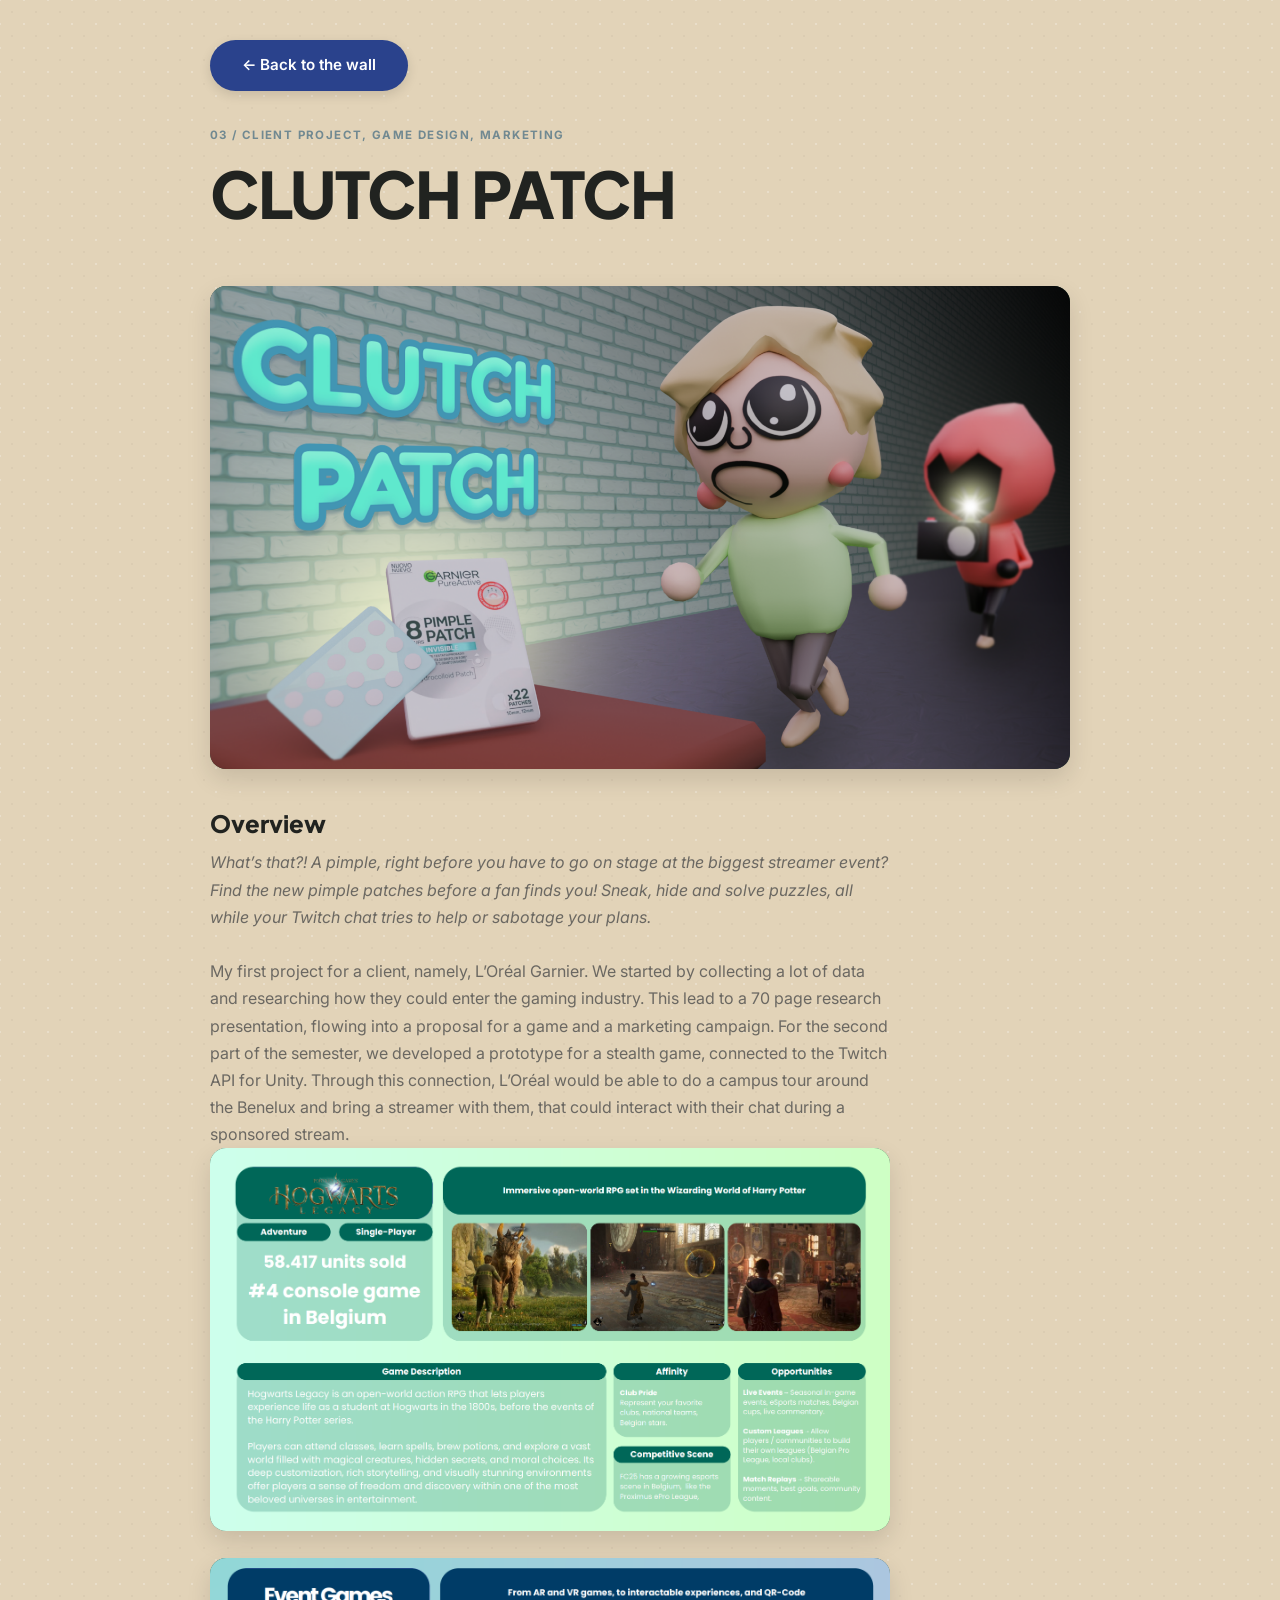
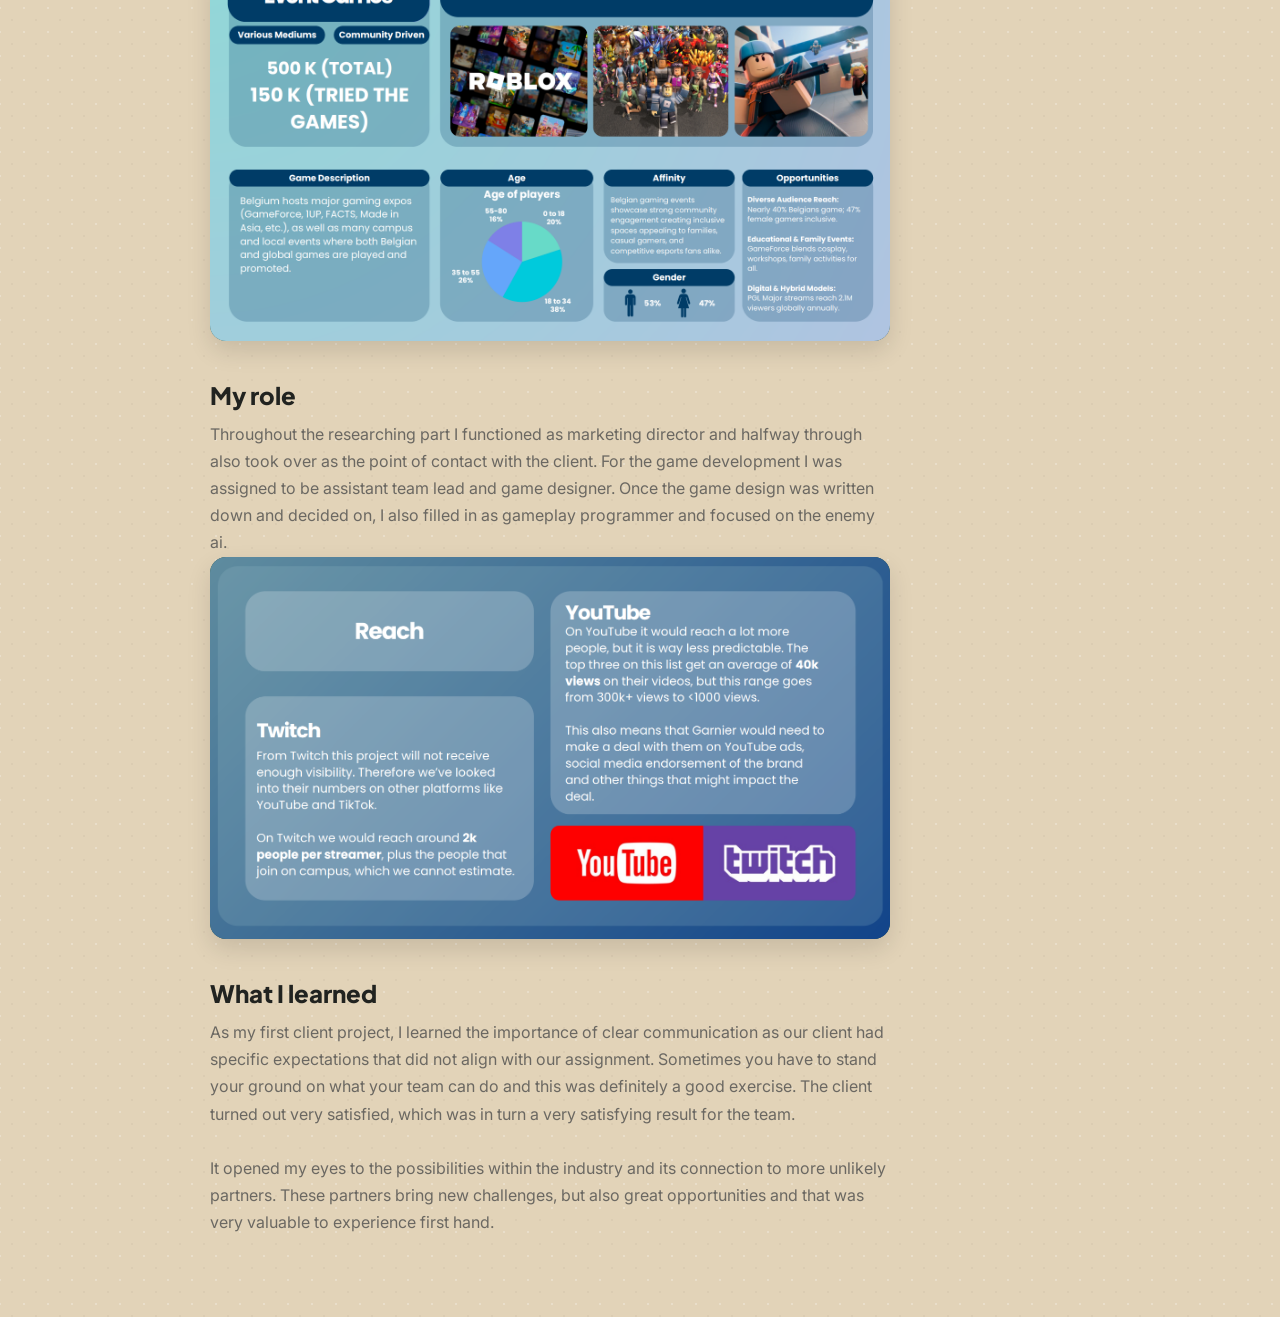
<file: clutch-patch.html>
<!DOCTYPE html>
<html lang="en">
<head>
  <meta charset="UTF-8" />
  <meta name="viewport" content="width=device-width, initial-scale=1.0" />
  <title>Your fourth project — Nand Kalhofer</title>
  <link rel="preconnect" href="https://fonts.googleapis.com">
  <link rel="preconnect" href="https://fonts.gstatic.com" crossorigin>
  <link href="https://fonts.googleapis.com/css2?family=Inter:wght@400;500;600&family=Plus+Jakarta+Sans:wght@700;800&display=swap" rel="stylesheet">
  <link rel="stylesheet" href="style.css" />
</head>
<body>
  <main class="main-wrapper project-page">
    <a href="index.html#projects" class="btn btn-teal">&larr; Back to the wall</a>

    <header>
      <span class="section-tag">03 / Client Project, Game Design, Marketing</span>
      <h1 class="hero-title">CLUTCH PATCH</h1>
    </header>

    <div class="page-banner banner-deepgreen">
      <img src="https://nandkalhofer.github.io/NandKalhoferGameDevelopment/images/ClutchPatch.png" alt="Clutch Patch" class="project-img" />  
    </div>

    <section class="page-block">
      <h2>Overview</h2>
      <p><i>
        What’s that?! A pimple, right before you have to go on stage at the biggest streamer event? Find the new pimple patches before a fan finds you! Sneak, hide and solve puzzles, all while your Twitch chat tries to help or sabotage your plans.
      </i></p>
      <p><br>My first project for a client, namely, L’Oréal Garnier. We started by collecting a lot of data and researching how they could enter the gaming industry. This lead to a 70 page research presentation, flowing into a proposal for a game and a marketing campaign. For the second part of the semester, we developed a prototype for a stealth game, connected to the Twitch API for Unity. Through this connection, L’Oréal would be able to do a campus tour around the Benelux and bring a streamer with them, that could interact with their chat during a sponsored stream.</p>
      <div class="page-banner banner-deepgreen">
        <img src="https://nandkalhofer.github.io/NandKalhoferGameDevelopment/images/CP_Research01.png" alt="Clutch Patch" class="project-img" />  
      </div>
       <p><br></p>
      <div class="page-banner banner-deepgreen">
        <img src="https://nandkalhofer.github.io/NandKalhoferGameDevelopment/images/CP_Research04.png" alt="Clutch Patch" class="project-img" />  
      </div>
    </section>

    <section class="page-block">
      <h2>My role</h2>
      <p>Throughout the researching part I functioned as marketing director and halfway through also took over as the point of contact with the client. For the game development I was assigned to be assistant team lead and game designer. Once the game design was written down and decided on, I also filled in as gameplay programmer and focused on the enemy ai.</p>
      <div class="page-banner banner-deepgreen">
        <img src="https://nandkalhofer.github.io/NandKalhoferGameDevelopment/images/CP_Research02.png" alt="Clutch Patch" class="project-img" />  
      </div>
    </section>

    <section class="page-block">
      <h2>What I learned</h2>
      <p>As my first client project, I learned the importance of clear communication as our client had specific expectations that did not align with our assignment. Sometimes you have to stand your ground on what your team can do and this was definitely a good exercise. The client turned out very satisfied, which was in turn a very satisfying result for the team. 
        <br><br>
        It opened my eyes to the possibilities within the industry and its connection to more unlikely partners. These partners bring new challenges, but also great opportunities and that was very valuable to experience first hand.</p>
    </section>
  </main>
</body>
</html>
</file>
<file: style.css>
/* ==========================================================================
RESET & CRITICAL SCROLLING FIXES
========================================================================== */

*{
box-sizing: border-box;
margin: 0;
padding: 0;
}

:root {
--bg-color: #E2D3B8;          /* Warm bouldering wall tan background */
--card-bg: rgba(189, 179, 123, 0.5);        /* Off-white paper card color */
--text-primary: #212320;       /* Dark charcoal for high contrast headers */
--text-muted: #6B6862;         /* Muted brown/gray for body text */
--green-hold: #3D7058;        /* Green hold color */
--teal-button: #2a428c;      /* Muted blue/teal action color */
--orange-button: #D86B56;     /* Muted coral orange accent */

/* ROUTE COLOURS: change a route's colour here and it updates everywhere it is used
   (route picker hold, side holds, project cards) */
--route-start:    #212320;   /* Start    (black) */
--route-about:    #2a428c;   /* About    (blue)  */
--route-projects: #3D7058;   /* Projects (green) */
--route-contact:  #D86B56;   /* Contact  (coral) */
--font-heading: 'Plus Jakarta Sans', -apple-system, sans-serif;
--font-body: 'Inter', -apple-system, sans-serif;
}

/* Ensure full natural page scrolling */
html, body {
min-height: 100%;
height: auto !important;
overflow-x: hidden;
overflow-y: auto !important;
background-color: var(--bg-color);
color: var(--text-primary);
font-family: var(--font-body);
line-height: 1.5;
scroll-behavior: smooth;
}

/* Subtle texture pattern */
body {
background-image:
radial-gradient(rgba(0, 0, 0, 0.03) 1px, transparent 0),
radial-gradient(rgba(255, 255, 255, 0.25) 1px, transparent 0);
background-size: 24px 24px;
background-position: 0 0, 12px 12px;
}

.main-wrapper {
max-width: 900px;
margin: 0 auto;
padding: 40px 20px 80px;
display: flex;
flex-direction: column;
gap: 80px;
}

/* ==========================================================================
TYPOGRAPHY & BUTTONS
========================================================================== */
.section-tag {
display: block;
font-family: var(--font-body);
font-size: 0.72rem;
font-weight: 700;
letter-spacing: 0.12em;
text-transform: uppercase;
color: #718991;
margin-bottom: 0.8rem;
}

.section-tag-orange {
color: var(--orange-button);
}

.btn {
display: inline-block;
padding: 14px 32px;
border-radius: 30px;
font-family: var(--font-body);
font-size: 0.95rem;
font-weight: 600;
text-decoration: none;
color: #FFFFFF;
box-shadow: 0 4px 12px rgba(0,0,0,0.12);
transition: transform 0.2s ease, box-shadow 0.2s ease, background-color 0.2s ease;
cursor: pointer;
border: none;
}

.btn-teal {
background-color: var(--teal-button);
}

.btn-teal:hover {
background-color: #4C7782;
transform: translateY(-2px);
box-shadow: 0 6px 16px rgba(0,0,0,0.18);
}


/* ==========================================================================
STICKY ROUTE SELECTOR
========================================================================== */
.route-selector {
position: fixed;
top: 24px;
right: 24px;
background-color: rgba(245, 239, 235, 0.95);
backdrop-filter: blur(8px);
border-radius: 12px;
padding: 16px 20px;
box-shadow: 0 10px 25px rgba(0,0,0,0.1);
z-index: 100;
width: 175px;
border: 1px solid rgba(0,0,0,0.06);
}

.route-header {
font-family: var(--font-heading);
font-size: 0.95rem;
font-weight: 800;
margin-bottom: 12px;
color: var(--text-primary);
}

.route-list {
list-style: none;
}

/* Active chapter item styling */
.route-item {
  display: flex;
  align-items: center;
  gap: 8px;
  font-size: 0.75rem;
  font-weight: 500;
  color: var(--text-muted);
  padding: 6px 10px;
  border-radius: 6px;
  margin-bottom: 4px;
  cursor: pointer;
  transition: all 0.25s ease;
  opacity: 0.5; /* Inactive chapters are dimmed */
}

.route-item:hover {
  opacity: 0.85;
  transform: translateX(3px);
}

.route-item.active {
  opacity: 1;
  font-weight: 700;
  color: var(--text-primary);
  background-color: rgba(0, 0, 0, 0.05); /* Soft highlight box */
  transform: translateX(4px);
}



.route-footer {
font-size: 0.6rem;
font-weight: 700;
letter-spacing: 0.08em;
color: #A09C94;
margin-top: 12px;
border-top: 1px solid #EAE3D9;
padding-top: 8px;
}

/* ==========================================================================
HERO SECTION
========================================================================== */
.hero-section {
padding: 60px 0;
min-height: 100dvh;
justify-content: center;
text-align: center;
position: relative;
display: flex;
flex-direction: column;
align-items: center;
}

.hero-title {
font-family: var(--font-heading);
font-size: clamp(2.4rem, 5vw, 4rem);
font-weight: 800;
color: var(--text-primary);
max-width: 700px;
line-height: 1.15;
letter-spacing: -0.02em;
margin-bottom: 1.2rem;
}

.hero-subtitle {
font-size: 1.05rem;
color: var(--text-muted);
max-width: 520px;
margin-bottom: 2rem;
line-height: 1.6;
}

.hero-footnote {
font-size: 0.68rem;
font-weight: 700;
letter-spacing: 0.14em;
color: #8B857A;
margin-top: 3rem;
}

/* Floating Holds Positioning */
.hold {
  position: absolute;
  z-index: 2;
}

.hold:hover {
transform: scale(1.1) rotate(5deg);
}

.hold-hero-left {
width: 80px;
height: 80px;
left: 2%;
top: 15%;
transform: rotate(-15deg);
}

.hold-hero-right {
width: 90px;
height: 90px;
right: 2%;
bottom: 15%;
transform: rotate(20deg);
}

/* ==========================================================================
ABOUT SECTION
========================================================================== */

.about-title {
font-family: var(--font-heading);
font-size: clamp(2rem, 4vw, 3.2rem);
font-weight: 800;
color: var(--text-primary);
line-height: 1.15;
margin-bottom: 1.2rem;
letter-spacing: -0.02em;
}

.about-text {
font-size: 1.05rem;
color: var(--text-muted);
line-height: 1.7;
max-width: 680px;
}


/* ==========================================================================
   CHAPTER SECTION & SIDEBAR LAYOUT
   ========================================================================== */
.chapter-section {
  width: 100%;   /* same width for every chapter, so their left edges line up */
  display: flex;
  align-items: flex-start;
  gap: 40px;
  position: relative;
  padding: 80px 40px;
  max-width: 1200px;
  margin: 0 auto;
  border-bottom: 2px solid #D3C4A9;
}

.chapter-sidebar {
  width: 60px;
  flex-shrink: 0;
  position: relative;
  height: 100%;
  
}

.chapter-sticky-wrapper {
  position: sticky;
  top: 80px;
  display: flex;
  flex-direction: column;
  align-items: flex-start;
}

.chapter-num {
  font-family: var(--font-heading);
  font-size: 0.85rem;
  font-weight: 800;
  color: var(--text-primary);
  margin-bottom: 8px;
}

.chapter-vertical-label {
  font-family: var(--font-heading);
  font-size: 1.4rem;
  font-weight: 800;
  color: var(--text-primary);
  writing-mode: vertical-rl;
  -webkit-writing-mode: vertical-rl;
  text-transform: uppercase;
  letter-spacing: 0.1em;
  margin: 0;
  white-space: nowrap;
}

.chapter-content {
  position: relative;
  flex: 1;
  min-width: 0;
}

.hold-about-top {
  position: absolute;
  right: 20px;
  top: 60px;
  width: 80px;
  height: 80px;
  pointer-events: none;
}

/* ==========================================================================
PROJECTS WALL & STAGGERED LAYOUT
========================================================================== */


.projects-title {
font-family: var(--font-heading);
font-size: clamp(2rem, 4vw, 3.2rem);
font-weight: 800;
color: var(--text-primary);
letter-spacing: -0.02em;
}

.wall-grid {
display: flex;
flex-direction: column;
gap: 30px;
}

.grid-row {
display: flex;
width: 100%;
}

.row-start {
justify-content: flex-start;
}

.row-end {
justify-content: flex-end;
}

/* Project Cards */
.project-card {
width: 100%;
max-width: 580px;
background-color: var(--card-bg);
border-radius: 16px;
padding: 22px;
box-shadow: 0 10px 25px rgba(0,0,0,0.08);
cursor: pointer;
transition: transform 0.35s cubic-bezier(0.16, 1, 0.3, 1), box-shadow 0.35s ease;
border: 1px solid rgba(0,0,0,0.04);
}

.project-card:hover {
transform: scale(1.02) translateY(-4px) !important;
box-shadow: 0 18px 35px rgba(0,0,0,0.14);
}

.card-tilt-left {
transform: rotate(-1.5deg);
}

.card-tilt-right {
transform: rotate(1.5deg);
}

.project-banner {
  width: 100%;
  height: auto;
  aspect-ratio: 16 / 9; /* Maintains a consistent aspect ratio */
  border-radius: 8px;
  overflow: hidden; /* Clips image overflow to respect rounded corners */
  background-color: #3D7058; /* Fallback color while image loads */
}

/* Image scaling and fit */
.project-img {
  max-height: 100%; 
  width: auto;
  object-fit: cover; /* Ensures the image fills the banner without stretching */
  display: block;
  transition: transform 0.3s ease;
}

/* Subtle zoom effect when hovering over a card */
.project-card:hover .project-img {
  transform: scale(1.05);
}

.banner-green { background-color: #3D7058; }
.banner-darkgreen { background-color: #34604B; }
.banner-deepgreen { background-color: #2D5442; }
.banner-darkestgreen { background-color: #28493A; }

.banner-text {
font-family: var(--font-heading);
font-size: clamp(1.2rem, 3vw, 1.8rem);
font-weight: 800;
color: #FFFFFF;
letter-spacing: 0.04em;
text-transform: uppercase;
}

.project-tag {
font-size: 0.68rem;
font-weight: 700;
letter-spacing: 0.1em;
color: #8C8880;
display: block;
margin-bottom: 4px;
}

.project-name {
font-family: var(--font-heading);
font-size: 1.4rem;
font-weight: 800;
color: var(--text-primary);
margin-bottom: 6px;
}

.project-desc {
font-size: 0.9rem;
color: var(--text-muted);
line-height: 1.5;
}

/* Inline Hold Spacers between rows */
.hold-spacer {
display: flex;
width: 100%;
padding: 10px 40px;
}

.flex-start { justify-content: flex-start; }
.flex-center { justify-content: center; }
.flex-end { justify-content: flex-end; }

.hold-inline {
width: 65px;
height: 65px;
filter: drop-shadow(2px 4px 5px rgba(0,0,0,0.15));
transition: transform 0.3s ease;
cursor: pointer;
}

.hold-inline:hover {
transform: scale(1.15) rotate(6deg);
}

/* ==========================================================================
CONTACT SECTION
========================================================================== */

.hold-contact {
margin-bottom: 16px;
}

.contact-title {
font-family: var(--font-heading);
font-size: clamp(2rem, 4vw, 3.2rem);
font-weight: 800;
color: var(--text-primary);
margin-bottom: 0.8rem;
letter-spacing: -0.02em;
max-width: 550px;
}

.contact-desc {
font-size: 0.95rem;
color: var(--text-muted);
margin-bottom: 2rem;
}

/* ==========================================================================
   RESPONSIVE LAYOUT (MOBILE ADJUSTMENTS)
   ========================================================================== */
@media (max-width: 820px) {
  .route-selector {
    position: static;
    margin: 0 auto 30px;
    width: 100%;
    max-width: 350px;
  }

  .hold-hero-left, .hold-hero-right, .hold-about-top {
    display: none;
  }

  .card-tilt-left, .card-tilt-right {
    transform: none;
  }
}

/* Responsive adjustment for small screens (Stacked chapters on mobile) */
@media (max-width: 768px) {
  .chapter-section {
    flex-direction: column; /* Stack the sidebar above content on small screens */
    gap: 20px;
    padding: 40px 20px;
  }

  .chapter-sidebar {
    width: 100%;
    height: auto;
  }

  .chapter-sticky-wrapper {
    position: static; /* Disable sticky pinning on mobile */
    flex-direction: row;
    align-items: center;
    gap: 12px;
  }

  .chapter-vertical-label {
    writing-mode: horizontal-tb; /* Switch back to standard horizontal text on mobile */
    -webkit-writing-mode: horizontal-tb;
    font-size: 1.2rem;
  }
}

/* ==========================================================================
   FOLD-OUT CHAPTERS (About & Projects)
   Content stays hidden until the toggle is pressed, then grows upward
   from the button.
   ========================================================================== */
html { overflow-anchor: none; } /* the script keeps the button pinned instead */

.reveal {
  display: grid;
  grid-template-rows: 0fr;
  transition: grid-template-rows 0.8s cubic-bezier(0.16, 1, 0.3, 1);
}

.reveal.open { grid-template-rows: 1fr; }

.reveal-clip {
  min-height: 0;
  overflow: hidden;
  margin: 0 -16px 0 calc(-1 * var(--left-space, 48px));            /* room for card shadows without shifting layout */
  visibility: hidden;         /* hidden content can't be tabbed to */
  transition: visibility 0s linear 0.8s;
}

.reveal.open .reveal-clip {
  visibility: visible;
  transition-delay: 0s;
}

.reveal-inner {
  padding: 0 16px 40px var(--left-space, 48px);
  position: relative;
  min-height: 220px;
  opacity: 0;
  transform: translateY(60px);
  transition: opacity 0.5s ease, transform 0.8s cubic-bezier(0.16, 1, 0.3, 1);
}

.reveal.open .reveal-inner {
  opacity: 1;
  transform: translateY(0);
  transition-delay: 0.1s;
}

/* Hold-shaped toggle with waypoint pins either side. Colour = the chapter's --route */
.route-marker {
  position: relative;
  width: 68px;
  margin: 0 auto 1.2rem;
  color: var(--route);
}


.reveal-toggle {
  display: block;
  padding: 0;
  background: none;
  border: none;
  color: inherit;
  line-height: 0;
  cursor: pointer;
  filter: drop-shadow(2px 4px 5px rgba(0, 0, 0, 0.22));
  transition: transform 0.3s cubic-bezier(0.16, 1, 0.3, 1);
}

.reveal-toggle svg { width: 68px; height: 68px; }

.reveal-toggle .chev {
  fill: none;
  stroke: #FFFFFF;
  stroke-width: 8;
  stroke-linecap: round;
  stroke-linejoin: round;
  transform-box: fill-box;
  transform-origin: center;
  transition: transform 0.5s cubic-bezier(0.16, 1, 0.3, 1);
}

.reveal-toggle:hover { transform: scale(1.06); }
.reveal-toggle:focus-visible { outline: 3px solid currentColor; outline-offset: 4px; border-radius: 50%; }
.reveal-toggle.is-open .chev { transform: rotate(180deg); }

/* Two pointers on the left, tips touching the hold (like route tape beside a hold).
   left/top = where the tip sits; the pin rotates around its tip. */
.pointer {
  position: absolute;
  width: 18px;
  height: 24px;
  margin: -24px 0 0 -9px;          /* puts the tip (bottom centre) on left/top */
  transform-origin: 9px 24px;
  fill: currentColor;
  filter: drop-shadow(1px 2px 2px rgba(0, 0, 0, 0.2));
}

.pointer-top    { left: 10px; top: 22px; transform: rotate(-62deg); }   /* points down-right at the hold */
.pointer-bottom { left: 10px; top: 46px; transform: rotate(-118deg); }  /* points up-right at the hold */

@media (prefers-reduced-motion: reduce) {
  .reveal, .reveal-clip, .reveal-inner, .reveal-toggle, .reveal-toggle .chev { transition: none !important; }
}

/* Always-visible summary, sitting below the arrow */
.reveal-summary {
  max-width: 560px;
}

.reveal-summary p {
  font-size: 1.05rem;
  line-height: 1.6;
  color: var(--text-muted);
}

/* ==========================================================================
   SIDE HOLDS: a column of differently shaped holds left of each chapter.
   Inside the fold-out panels they retract with the content.
   ========================================================================== */
.side-holds {
  position: absolute;
  top: 0;
  bottom: 40px;      /* matches the panel's bottom padding */
  left: 0;
  width: var(--left-space, 48px);
  pointer-events: none;
}

.side-holds.outside { left: calc(-1 * var(--left-space, 48px)); bottom: 0; }

.holds-blue   { color: var(--route-about); }
.holds-green  { color: var(--route-projects); }
.holds-orange { color: var(--route-contact); }

.lhold {
  position: absolute;
  left: calc(var(--free, 0px) * var(--x, 0));
  pointer-events: auto;
  transform: rotate(var(--r, 0deg));
  filter: drop-shadow(2px 4px 4px rgba(0,0,0,0.18));
  transition: transform 0.3s ease;
}

.lhold:hover { transform: rotate(calc(var(--r, 0deg) + 8deg)) scale(1.12); }


@media (max-width: 768px) {
  .side-holds { display: none; }
}

/* Project cards are links to their own pages */
a.project-card {
  display: block;
  color: inherit;
  text-decoration: none;
}

a.project-card:focus-visible {
  outline: 3px solid var(--teal-button);
  outline-offset: 4px;
}

/* ==========================================================================
   PROJECT DETAIL PAGES (projects/*.html)
   ========================================================================== */
.project-page { align-items: flex-start; gap: 36px; }

.page-banner {
  display: flex;
  align-items: center;
  justify-content: center;
  width: 100%;
  aspect-ratio: 16 / 9;
  border-radius: 16px;
  overflow: hidden;
  box-shadow: 0 10px 25px rgba(0,0,0,0.12);
}

.page-banner img { width: 100%; height: 100%; object-fit: cover; display: block; }
.page-banner .page-gif {
  display: block;
  width: 100%;
  border-radius: 16px;
  box-shadow: 0 10px 25px rgba(0,0,0,0.12);
}

.page-block { width: 100%; max-width: 680px; }
.page-block h2 { font-family: var(--font-heading); font-size: 1.5rem; font-weight: 800; margin-bottom: 0.5rem; }
.page-block p { color: var(--text-muted); line-height: 1.7; }
.page-block video { width: 100%; height: 100%; object-fit: cover; display: block; }
.page-video { width: 100%; aspect-ratio: 16 / 9; border: 0; border-radius: 16px; }
.project-page .hero-title { text-align: left; }

.project-card .project-name { color: var(--text-muted); }
.project-card .project-tag  { color: rgba(33, 49, 38, 0.7); }
.project-card .project-desc { color: var(--text-muted); }

/* keeps the green banner readable against the green card */
.project-banner { border: 2px solid rgba(255, 255, 255, 0.22); }

/* Route picker: one hold per route, coloured from the --route-* variables */
.route-item[data-section="hero"]     { --c: var(--route-start); }
.route-item[data-section="about"]    { --c: var(--route-about); }
.route-item[data-section="projects"] { --c: var(--route-projects); }
.route-item[data-section="contact"]  { --c: var(--route-contact); }

.route-hold {
  width: 22px;
  height: 22px;
  flex-shrink: 0;
  color: var(--c);
  filter: drop-shadow(1px 2px 2px rgba(0, 0, 0, 0.2));
  transition: transform 0.3s ease;
}

.route-item.active .route-hold { transform: scale(1.25) rotate(-8deg); }

/* Keep the route holds at full colour; only the labels dim when inactive */
.route-item,
.route-item:hover,
.route-item.active { opacity: 1; }

.route-item .route-label { opacity: 0.5; transition: opacity 0.25s ease; }
.route-item:hover .route-label { opacity: 0.85; }
.route-item.active .route-label { opacity: 1; }

/* ==========================================================================
   ROUTE COLOURS FOR BUTTONS & LINES
   Each chapter picks up its colour from the --route-* variables in :root.
   ========================================================================== */
#hero     { --route: var(--route-start); }
#about    { --route: var(--route-about); }
#projects { --route: var(--route-projects); }
#contact  { --route: var(--route-contact); }


/* every button inside a chapter */
#hero .btn {
  background-color: var(--route);
}

#hero .btn:hover {
  background-color: var(--route);
  filter: brightness(0.88);
}

/* ==========================================================================
   SKILLS (About chapter) - chips use the About route colour via --route
   ========================================================================== */
.skills { margin-bottom: 2.5rem; }

.skill-list {
  list-style: none;
  display: flex;
  flex-wrap: wrap;
  gap: 10px;
}

.skill {
  display: inline-flex;
  align-items: center;
  gap: 8px;
  padding: 8px 16px;
  border-radius: 999px;
  font-size: 0.85rem;
  font-weight: 600;
  color: var(--text-primary);
  background-color: color-mix(in srgb, var(--route) 16%, transparent);
  border: 1.5px solid color-mix(in srgb, var(--route) 55%, transparent);
  transition: transform 0.2s ease, background-color 0.2s ease;
}

/* small dot in front, like a bolt hole */
.skill::before {
  content: "";
  width: 8px;
  height: 8px;
  border-radius: 50%;
  background-color: var(--route);
}

.skill:hover {
  transform: translateY(-2px) rotate(-1deg);
  background-color: color-mix(in srgb, var(--route) 28%, transparent);
}

/* main skills: filled chips */
.skill-main {
  background-color: var(--route);
  border-color: var(--route);
  color: #FFFFFF;
}

.skill-main::before { background-color: #FFFFFF; }
.skill-main:hover   { background-color: var(--route); filter: brightness(0.9); }

/* ==========================================================================
   SOCIAL ICONS (Contact chapter) - round buttons in the Contact route colour
   ========================================================================== */
.social-links {
  display: flex;
  flex-wrap: wrap;
  gap: 14px;
}

.social-link {
  display: flex;
  align-items: center;
  justify-content: center;
  width: 52px;
  height: 52px;
  border-radius: 50%;
  background-color: var(--route);
  color: #FFFFFF;
  box-shadow: 0 4px 12px rgba(0, 0, 0, 0.12);
  transition: transform 0.2s ease, box-shadow 0.2s ease, filter 0.2s ease;
}

.social-link svg {
  width: 24px;
  height: 24px;
  fill: none;
  stroke: currentColor;
  stroke-width: 2;
  stroke-linecap: round;
  stroke-linejoin: round;
}

.social-link:hover {
  transform: translateY(-2px);
  box-shadow: 0 6px 16px rgba(0, 0, 0, 0.18);
  filter: brightness(0.88);
}

.social-link:focus-visible { outline: 3px solid var(--route); outline-offset: 3px; }
</file>
